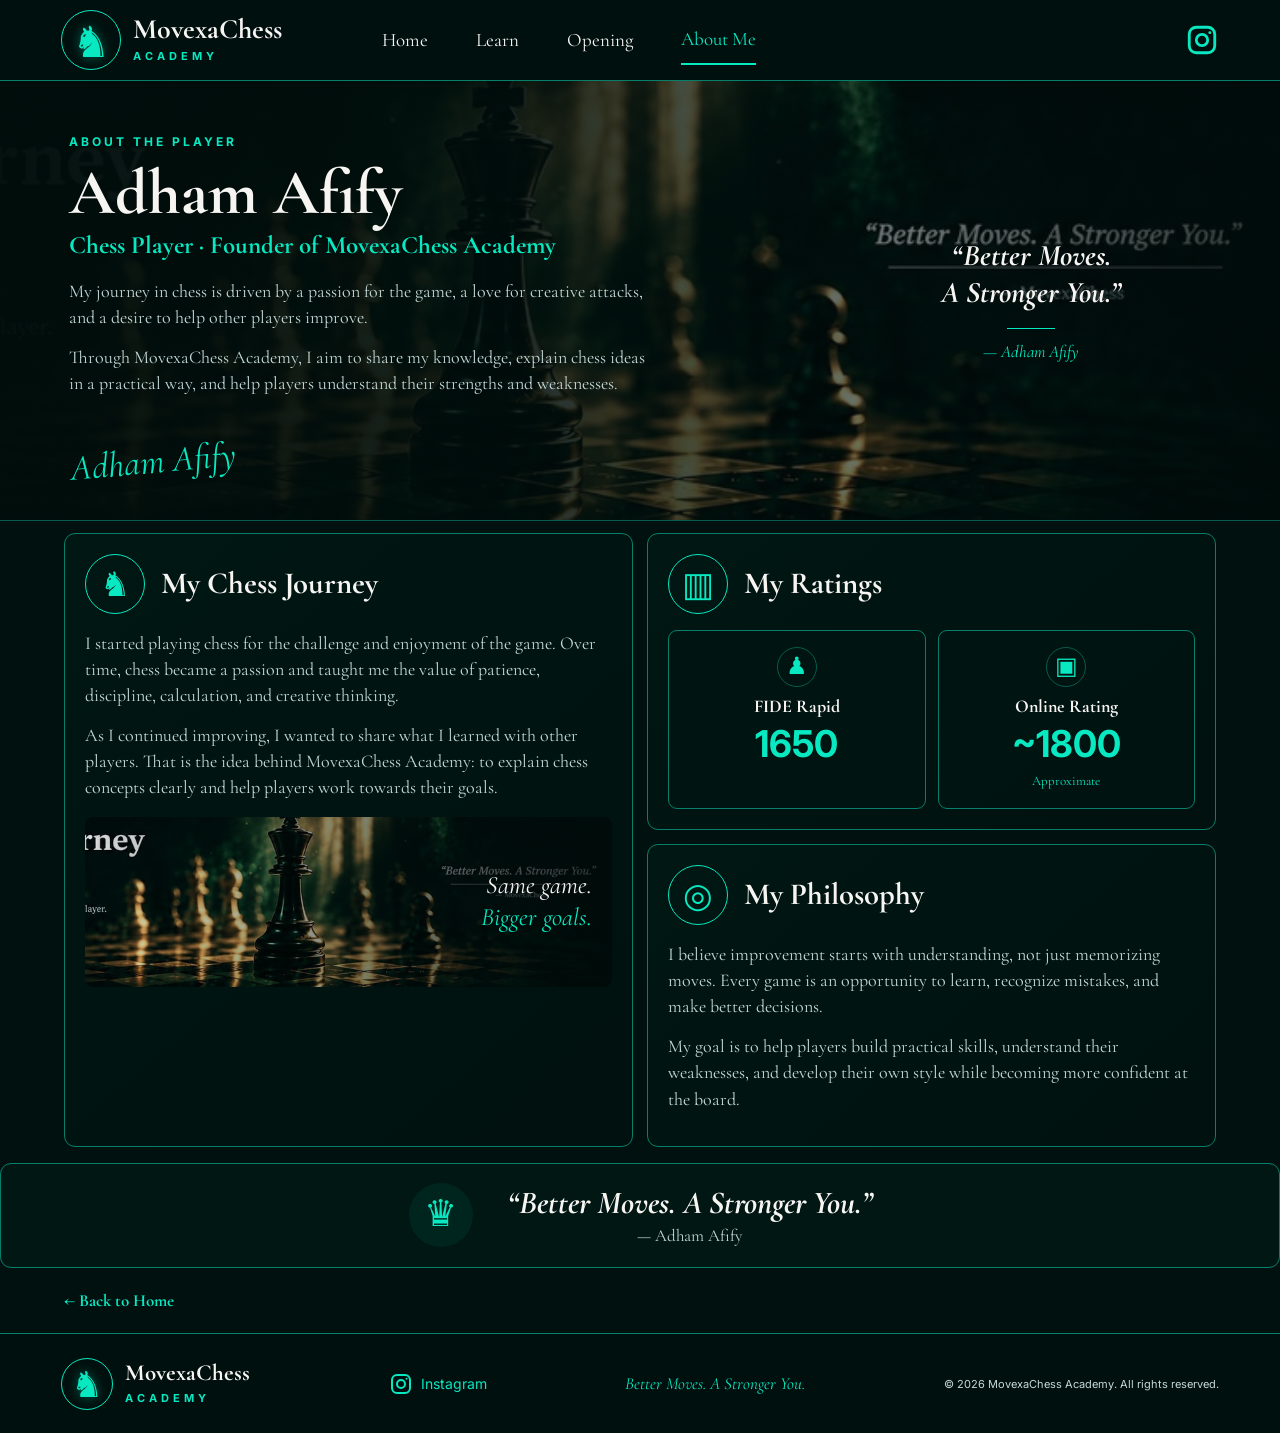
<file: chess project made by adham afify/about/about.html>
<!DOCTYPE html>
<html lang="en">
<head>
    <!-- Basic page settings -->
    <meta charset="UTF-8">
    <meta name="viewport" content="width=device-width, initial-scale=1.0">

    <title>About Me | MovexaChess Academy</title>

    <!-- Website fonts -->
    <link rel="preconnect" href="https://fonts.googleapis.com">
    <link href="https://fonts.googleapis.com/css2?family=Cormorant+Garamond:wght@400;500;600;700&family=Inter:wght@400;600;700&display=swap"
          rel="stylesheet">

    <!-- Connect the About Me stylesheet -->
    <link rel="stylesheet" href="about.css">
</head>

<body>

    <!-- ================= HEADER / NAVBAR ================= -->
    <header class="navbar">

        <!-- Website logo and name -->
        <a href="../front/index.html" class="brand">
            <div class="logo">♞</div>

            <div class="brand-text">
                <h2>MovexaChess</h2>
                <span>ACADEMY</span>
            </div>
        </a>

        <!-- Mobile menu button -->
        <button class="menu-toggle"
                id="menuToggle"
                aria-label="Open navigation menu"
                aria-expanded="false">
            ☰
        </button>

        <!-- Main navigation links -->
        <nav class="nav-menu" id="navMenu">
            <a href="../front/index.html">Home</a>
            <a href="../learn/learn.html">Learn</a>
            <a href="../opening/openings.html">Opening</a>
            <a href="../about/about.html" class="active" aria-current="page">
                About Me
            </a>
        </nav>

        <!-- Instagram link: replace with your real profile URL -->
        <a
            class="instagram"
            href="https://www.instagram.com/afify_chess?rpxt=ZjgxMWs5MHFobWow"
            target="_blank"
            rel="noopener noreferrer"
            aria-label="Visit Instagram"
        
        >
            <svg viewBox="0 0 24 24" aria-hidden="true">
                <rect x="3" y="3" width="18" height="18" rx="5"></rect>
                <circle cx="12" cy="12" r="4"></circle>
                <circle class="instagram-dot" cx="17.5" cy="6.8" r="1"></circle>
            </svg>
        </a>

    </header>


    <!-- ================= MAIN CONTENT ================= -->
    <main>

        <!-- Hero: introduction, background image and quote -->
        <section class="hero">

            <div class="hero-content">

                <p class="eyebrow">ABOUT THE PLAYER</p>

                <h1>Adham Afify</h1>

                <h2 class="hero-subtitle">
                    Chess Player · Founder of MovexaChess Academy
                </h2>

                <p>
                    My journey in chess is driven by a passion for the game,
                    a love for creative attacks, and a desire to help other
                    players improve.
                </p>

                <p>
                    Through MovexaChess Academy, I aim to share my knowledge,
                    explain chess ideas in a practical way, and help players
                    understand their strengths and weaknesses.
                </p>

                <!-- Decorative signature -->
                <p class="signature" aria-label="Adham Afify signature">
                    Adham Afify
                </p>

            </div>

            <!-- Motivational quote -->
            <div class="hero-quote">
                <p>“Better Moves.<br>A Stronger You.”</p>
                <span></span>
                <small>— Adham Afify</small>
            </div>

        </section>


        <!-- Journey, ratings and philosophy -->
        <section class="about-grid">

            <!-- Chess journey card -->
            <article class="panel journey-panel">

                <div class="section-heading">
                    <div class="section-icon">♞</div>
                    <h2>My Chess Journey</h2>
                </div>

                <p>
                    I started playing chess for the challenge and enjoyment
                    of the game. Over time, chess became a passion and taught
                    me the value of patience, discipline, calculation,
                    and creative thinking.
                </p>

                <p>
                    As I continued improving, I wanted to share what I learned
                    with other players. That is the idea behind
                    MovexaChess Academy: to explain chess concepts clearly
                    and help players work towards their goals.
                </p>

                <!-- Decorative chess image using your existing asset -->
                <div class="journey-image">
                    <p>Same game.<br><span>Bigger goals.</span></p>
                </div>

            </article>


            <!-- Right column -->
            <div class="right-column">

                <!-- Chess ratings card -->
                <section class="panel ratings-panel">

                    <div class="section-heading">
                        <div class="section-icon">▥</div>
                        <h2>My Ratings</h2>
                    </div>

                    <div class="ratings-grid">

                        <div class="rating-card">
                            <span class="rating-icon">♟</span>
                            <h3>FIDE Rapid</h3>
                            <p class="rating-number">1650</p>
                        </div>

                        <div class="rating-card">
                            <span class="rating-icon">▣</span>
                            <h3>Online Rating</h3>
                            <p class="rating-number">~1800</p>
                            <small>Approximate</small>
                        </div>

                    </div>

                </section>


                <!-- Personal chess philosophy -->
                <section class="panel philosophy-panel">

                    <div class="section-heading">
                        <div class="section-icon">◎</div>
                        <h2>My Philosophy</h2>
                    </div>

                    <p>
                        I believe improvement starts with understanding,
                        not just memorizing moves. Every game is an opportunity
                        to learn, recognize mistakes, and make better decisions.
                    </p>

                    <p>
                        My goal is to help players build practical skills,
                        understand their weaknesses, and develop their own
                        style while becoming more confident at the board.
                    </p>

                </section>

            </div>

        </section>


        <!-- Featured quote -->
        <section class="featured-quote">
            <div class="crown-icon">♛</div>

            <div class="featured-quote-content">
                <p>“Better Moves. A Stronger You.”</p>
                <span>— Adham Afify</span>
            </div>
        </section>


        <!-- Link back to the homepage -->
        <div class="back-home">
            <a href="index.html">← Back to Home</a>
        </div>

    </main>


    <!-- ================= FOOTER ================= -->
    <footer class="site-footer">

        <a href="index.html" class="brand">
            <div class="logo">♞</div>

            <div class="brand-text">
                <h2>MovexaChess</h2>
                <span>ACADEMY</span>
            </div>
        </a>

        <!-- Instagram only: no YouTube link -->
       <div class="footer-socials">

            <a
                href="https://www.instagram.com/afify_chess?rpxt=ZjgxMWs5MHFobWow"
                target="_blank"
                rel="noopener noreferrer"
                aria-label="Visit Instagram"
            >
                <svg viewBox="0 0 24 24" aria-hidden="true">
                    <rect x="3" y="3" width="18" height="18" rx="5"></rect>
                    <circle cx="12" cy="12" r="4"></circle>
                    <circle class="instagram-dot"
                            cx="17.5" cy="6.8" r="1"></circle>
                </svg>

                <span>Instagram</span>
            </a>

        </div>


        <p class="footer-message">
            Better Moves. A Stronger You.
        </p>

        <p class="copyright">
            © 2026 MovexaChess Academy. All rights reserved.
        </p>

    </footer>


    <!-- Mobile navigation functionality -->
    <script>
        // Select the menu button and navigation links.
        const menuToggle = document.getElementById("menuToggle");
        const navMenu = document.getElementById("navMenu");

        // Open or close the mobile menu when clicked.
        menuToggle.addEventListener("click", function () {
            const isOpen = navMenu.classList.toggle("open");

            // Update accessibility information.
            menuToggle.setAttribute("aria-expanded", isOpen);
            menuToggle.setAttribute(
                "aria-label",
                isOpen ? "Close navigation menu" : "Open navigation menu"
            );
        });
    </script>

</body>
</html>
</file>
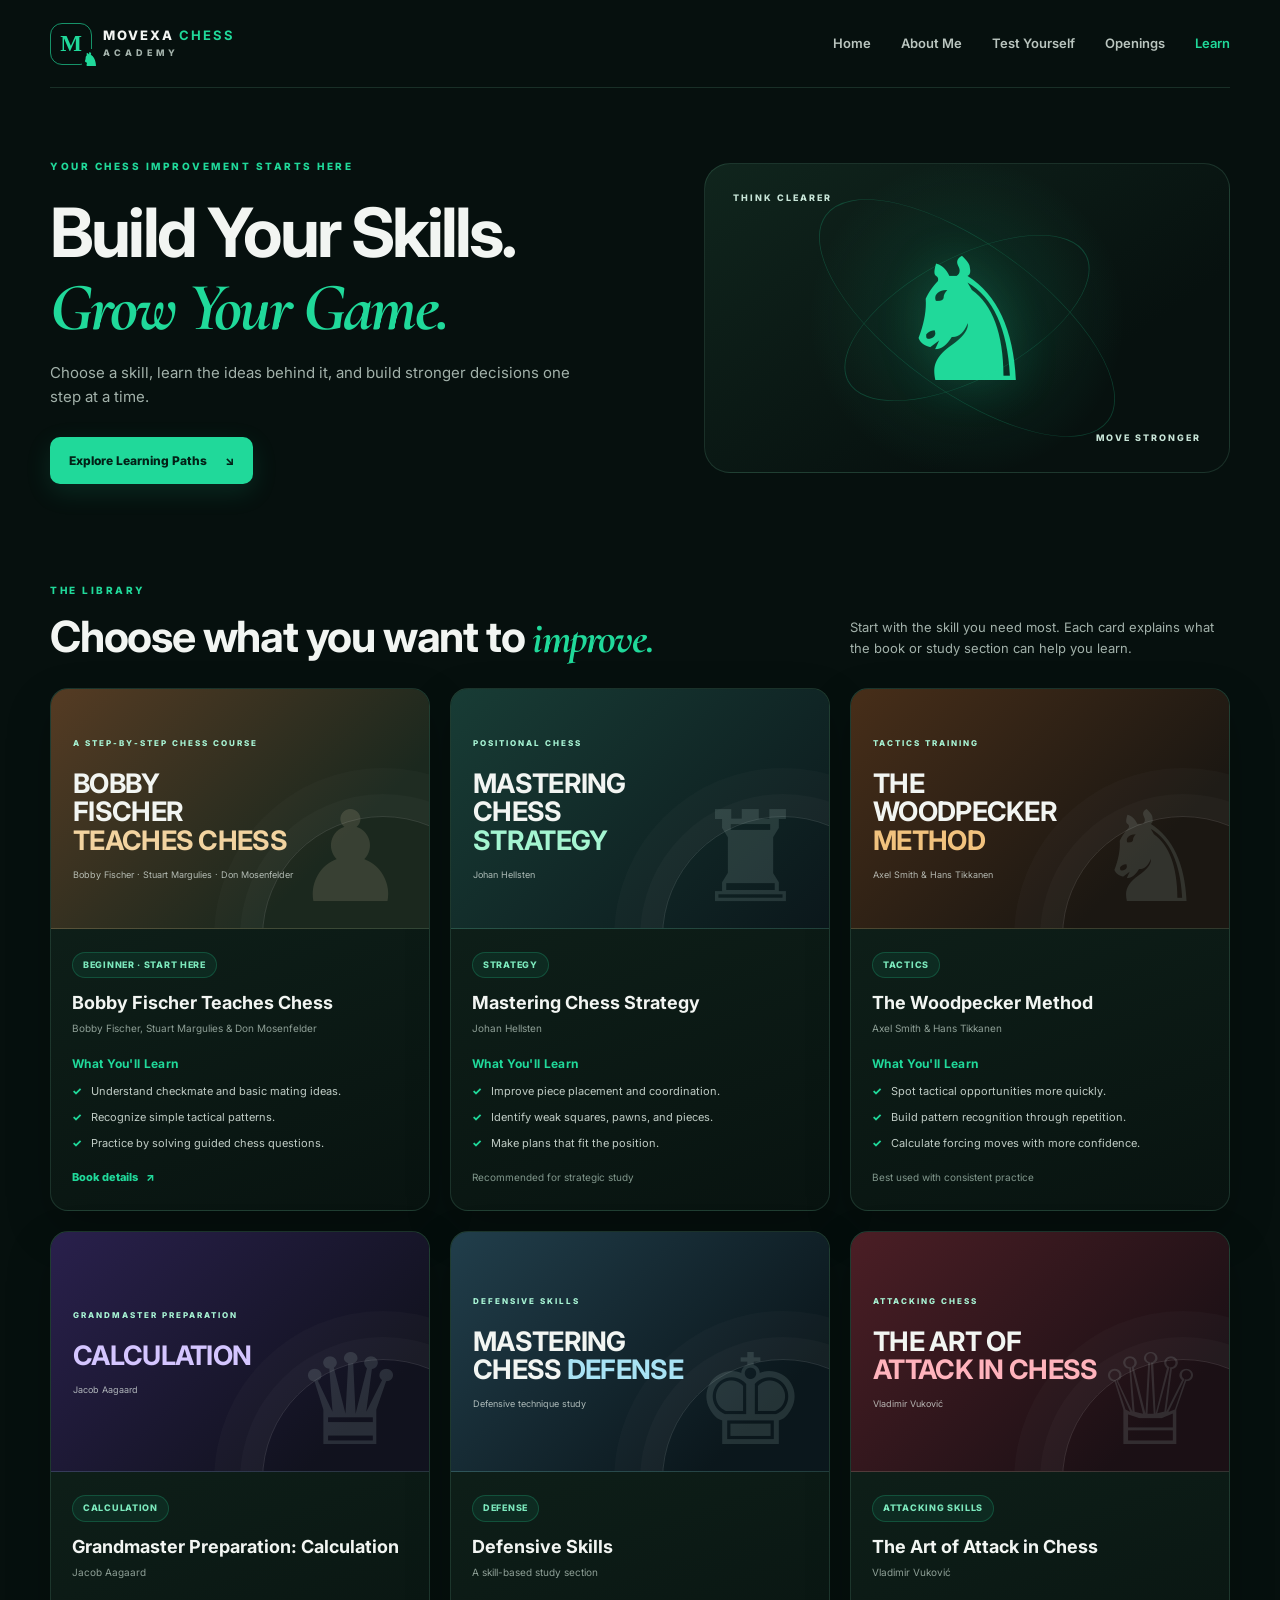
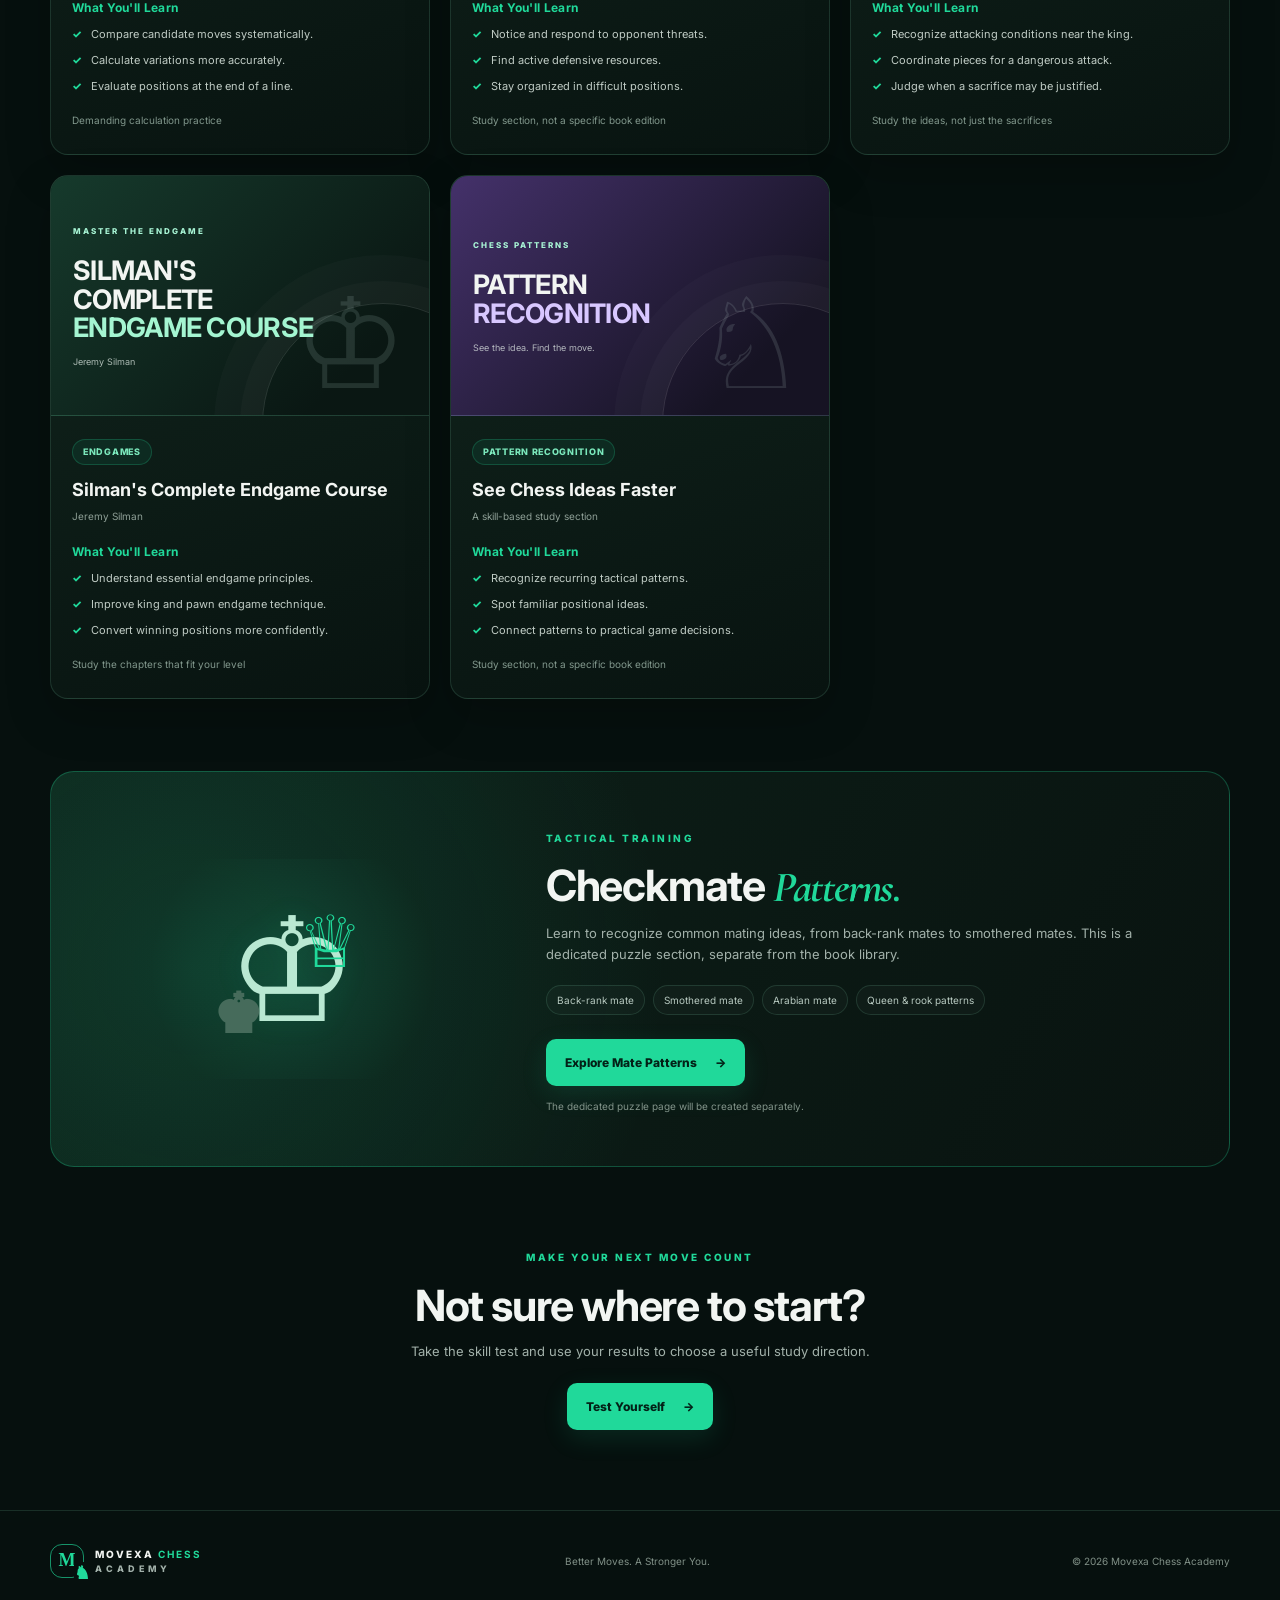
<file: chess project made by adham afify/learn/learn.html>
<!DOCTYPE html>
<html lang="en">
<head>
  <meta charset="UTF-8">
  <meta name="viewport" content="width=device-width, initial-scale=1.0">
  <title>Learn | Movexa Chess Academy</title>

  <link rel="preconnect" href="https://fonts.googleapis.com">
  <link rel="preconnect" href="https://fonts.gstatic.com" crossorigin>
  <link href="https://fonts.googleapis.com/css2?family=Inter:wght@400;500;600;700;800&family=Cormorant+Garamond:wght@600;700&display=swap" rel="stylesheet">

  <link rel="stylesheet" href="learn.css">
  <script src="learn.js" defer></script>
</head>
<body>

  <header class="site-header">
    <a class="brand" href="../front/index.html">
      <span class="brand-mark">M<span>♞</span></span>
      <span class="brand-name">MOVEXA <b>CHESS</b><small>ACADEMY</small></span>
    </a>

    <button class="menu-toggle" id="menuToggle" aria-label="Toggle navigation" aria-expanded="false">☰</button>

    <nav class="nav-links" id="navLinks">
      <a href="../front/index.html">Home</a>
      <a href="../about/about.html">About Me</a>
      <a href="../test/test.html">Test Yourself</a>
      <a href="../opening/openings.html">Openings</a>
      <a class="active" href="learn.html">Learn</a>
    </nav>
  </header>

  <main>
    <!-- HERO -->
    <section class="hero">
      <div class="hero-copy">
        <span class="eyebrow">YOUR CHESS IMPROVEMENT STARTS HERE</span>

        <h1>Build Your Skills.<br><em>Grow Your Game.</em></h1>

        <p>
          Choose a skill, learn the ideas behind it, and build
          stronger decisions one step at a time.
        </p>

        <a class="button button-primary" href="#books">
          Explore Learning Paths <span>↘</span>
        </a>
      </div>

      <div class="hero-art" aria-hidden="true">
        <div class="orbit orbit-one"></div>
        <div class="orbit orbit-two"></div>
        <div class="hero-king">♞</div>
        <span class="art-label label-top">THINK CLEARER</span>
        <span class="art-label label-bottom">MOVE STRONGER</span>
      </div>
    </section>

    <!-- BOOKS INTRO -->
    <section class="section intro-row" id="books">
      <div>
        <span class="eyebrow">THE LIBRARY</span>
        <h2>Choose what you want to <em>improve.</em></h2>
      </div>

      <p>
        Start with the skill you need most. Each card explains
        what the book or study section can help you learn.
      </p>
    </section>

    <!-- BOOK GRID: EACH CARD IS INDEPENDENT -->
    <section class="book-grid" aria-label="Chess learning books">

      <!-- BEGINNERS -->
      <article class="book-card beginner-card">
        <div class="book-cover cover-fischer">
          <span class="cover-kicker">A STEP-BY-STEP CHESS COURSE</span>
          <div class="cover-piece">♟</div>
          <h3>BOBBY<br>FISCHER<br><strong>TEACHES CHESS</strong></h3>
          <span class="cover-author">Bobby Fischer · Stuart Margulies · Don Mosenfelder</span>
        </div>

        <div class="book-info">
          <span class="category-tag">BEGINNER · START HERE</span>
          <h3>Bobby Fischer Teaches Chess</h3>
          <p class="book-byline">Bobby Fischer, Stuart Margulies &amp; Don Mosenfelder</p>

          <h4>What You'll Learn</h4>
          <ul>
            <li>Understand checkmate and basic mating ideas.</li>
            <li>Recognize simple tactical patterns.</li>
            <li>Practice by solving guided chess questions.</li>
          </ul>

          <a class="text-link" href="https://www.penguinrandomhouse.com/books/49784/bobby-fischer-teaches-chess-by-bobby-fischer/" target="_blank" rel="noopener">
            Book details <span>↗</span>
          </a>
        </div>
      </article>

      <!-- STRATEGY -->
      <article class="book-card">
        <div class="book-cover cover-strategy">
          <span class="cover-kicker">POSITIONAL CHESS</span>
          <div class="cover-piece">♜</div>
          <h3>MASTERING<br>CHESS<br><strong>STRATEGY</strong></h3>
          <span class="cover-author">Johan Hellsten</span>
        </div>

        <div class="book-info">
          <span class="category-tag">STRATEGY</span>
          <h3>Mastering Chess Strategy</h3>
          <p class="book-byline">Johan Hellsten</p>

          <h4>What You'll Learn</h4>
          <ul>
            <li>Improve piece placement and coordination.</li>
            <li>Identify weak squares, pawns, and pieces.</li>
            <li>Make plans that fit the position.</li>
          </ul>

          <span class="text-note">Recommended for strategic study</span>
        </div>
      </article>

      <!-- TACTICS -->
      <article class="book-card">
        <div class="book-cover cover-woodpecker">
          <span class="cover-kicker">TACTICS TRAINING</span>
          <div class="cover-piece">♞</div>
          <h3>THE<br>WOODPECKER<br><strong>METHOD</strong></h3>
          <span class="cover-author">Axel Smith &amp; Hans Tikkanen</span>
        </div>

        <div class="book-info">
          <span class="category-tag">TACTICS</span>
          <h3>The Woodpecker Method</h3>
          <p class="book-byline">Axel Smith &amp; Hans Tikkanen</p>

          <h4>What You'll Learn</h4>
          <ul>
            <li>Spot tactical opportunities more quickly.</li>
            <li>Build pattern recognition through repetition.</li>
            <li>Calculate forcing moves with more confidence.</li>
          </ul>

          <span class="text-note">Best used with consistent practice</span>
        </div>
      </article>

      <!-- CALCULATION -->
      <article class="book-card">
        <div class="book-cover cover-calculation">
          <span class="cover-kicker">GRANDMASTER PREPARATION</span>
          <div class="cover-piece">♛</div>
          <h3><strong>CALCULATION</strong></h3>
          <span class="cover-author">Jacob Aagaard</span>
        </div>

        <div class="book-info">
          <span class="category-tag">CALCULATION</span>
          <h3>Grandmaster Preparation: Calculation</h3>
          <p class="book-byline">Jacob Aagaard</p>

          <h4>What You'll Learn</h4>
          <ul>
            <li>Compare candidate moves systematically.</li>
            <li>Calculate variations more accurately.</li>
            <li>Evaluate positions at the end of a line.</li>
          </ul>

          <span class="text-note">Demanding calculation practice</span>
        </div>
      </article>

      <!-- DEFENSE -->
      <article class="book-card">
        <div class="book-cover cover-defense">
          <span class="cover-kicker">DEFENSIVE SKILLS</span>
          <div class="cover-piece">♚</div>
          <h3>MASTERING<br>CHESS <strong>DEFENSE</strong></h3>
          <span class="cover-author">Defensive technique study</span>
        </div>

        <div class="book-info">
          <span class="category-tag">DEFENSE</span>
          <h3>Defensive Skills</h3>
          <p class="book-byline">A skill-based study section</p>

          <h4>What You'll Learn</h4>
          <ul>
            <li>Notice and respond to opponent threats.</li>
            <li>Find active defensive resources.</li>
            <li>Stay organized in difficult positions.</li>
          </ul>

          <span class="text-note">Study section, not a specific book edition</span>
        </div>
      </article>

      <!-- ATTACKING -->
      <article class="book-card">
        <div class="book-cover cover-attack">
          <span class="cover-kicker">ATTACKING CHESS</span>
          <div class="cover-piece">♕</div>
          <h3>THE ART OF<br><strong>ATTACK IN CHESS</strong></h3>
          <span class="cover-author">Vladimir Vuković</span>
        </div>

        <div class="book-info">
          <span class="category-tag">ATTACKING SKILLS</span>
          <h3>The Art of Attack in Chess</h3>
          <p class="book-byline">Vladimir Vuković</p>

          <h4>What You'll Learn</h4>
          <ul>
            <li>Recognize attacking conditions near the king.</li>
            <li>Coordinate pieces for a dangerous attack.</li>
            <li>Judge when a sacrifice may be justified.</li>
          </ul>

          <span class="text-note">Study the ideas, not just the sacrifices</span>
        </div>
      </article>

      <!-- ENDGAMES -->
      <article class="book-card">
        <div class="book-cover cover-endgame">
          <span class="cover-kicker">MASTER THE ENDGAME</span>
          <div class="cover-piece">♔</div>
          <h3>SILMAN'S<br>COMPLETE<br><strong>ENDGAME COURSE</strong></h3>
          <span class="cover-author">Jeremy Silman</span>
        </div>

        <div class="book-info">
          <span class="category-tag">ENDGAMES</span>
          <h3>Silman's Complete Endgame Course</h3>
          <p class="book-byline">Jeremy Silman</p>

          <h4>What You'll Learn</h4>
          <ul>
            <li>Understand essential endgame principles.</li>
            <li>Improve king and pawn endgame technique.</li>
            <li>Convert winning positions more confidently.</li>
          </ul>

          <span class="text-note">Study the chapters that fit your level</span>
        </div>
      </article>

      <!-- PATTERN RECOGNITION -->
      <article class="book-card">
        <div class="book-cover cover-patterns">
          <span class="cover-kicker">CHESS PATTERNS</span>
          <div class="cover-piece">♘</div>
          <h3>PATTERN<br><strong>RECOGNITION</strong></h3>
          <span class="cover-author">See the idea. Find the move.</span>
        </div>

        <div class="book-info">
          <span class="category-tag">PATTERN RECOGNITION</span>
          <h3>See Chess Ideas Faster</h3>
          <p class="book-byline">A skill-based study section</p>

          <h4>What You'll Learn</h4>
          <ul>
            <li>Recognize recurring tactical patterns.</li>
            <li>Spot familiar positional ideas.</li>
            <li>Connect patterns to practical game decisions.</li>
          </ul>

          <span class="text-note">Study section, not a specific book edition</span>
        </div>
      </article>

    </section>

    <!-- SEPARATE CHECKMATE SECTION: NOT INSIDE BOOK GRID -->
    <section class="mate-section" id="mate-patterns">
      <div class="mate-art" aria-hidden="true">
        <span>♔</span>
        <i>♕</i>
        <b>♚</b>
      </div>

      <div class="mate-copy">
        <span class="eyebrow">TACTICAL TRAINING</span>
        <h2>Checkmate <em>Patterns.</em></h2>

        <p>
          Learn to recognize common mating ideas, from back-rank
          mates to smothered mates. This is a dedicated puzzle
          section, separate from the book library.
        </p>

        <div class="mate-tags">
          <span>Back-rank mate</span>
          <span>Smothered mate</span>
          <span>Arabian mate</span>
          <span>Queen &amp; rook patterns</span>
        </div>

        <a class="button button-primary" href="checkmate-patterns.html">
          Explore Mate Patterns <span>→</span>
        </a>

        <p class="small-note">
          The dedicated puzzle page will be created separately.
        </p>
      </div>
    </section>

    <!-- TEST CTA -->
    <section class="closing-cta">
      <span class="eyebrow">MAKE YOUR NEXT MOVE COUNT</span>
      <h2>Not sure where to start?</h2>
      <p>Take the skill test and use your results to choose a useful study direction.</p>
      <a class="button button-primary" href="../test/test.html">
        Test Yourself <span>→</span>
      </a>
    </section>
  </main>

  <footer class="site-footer">
    <a class="brand footer-brand" href="../front/index.html">
      <span class="brand-mark">M<span>♞</span></span>
      <span class="brand-name">MOVEXA <b>CHESS</b><small>ACADEMY</small></span>
    </a>

    <p>Better Moves. A Stronger You.</p>
    <span class="copyright">© <span id="year"></span> Movexa Chess Academy</span>
  </footer>

</body>
</html>
</file>
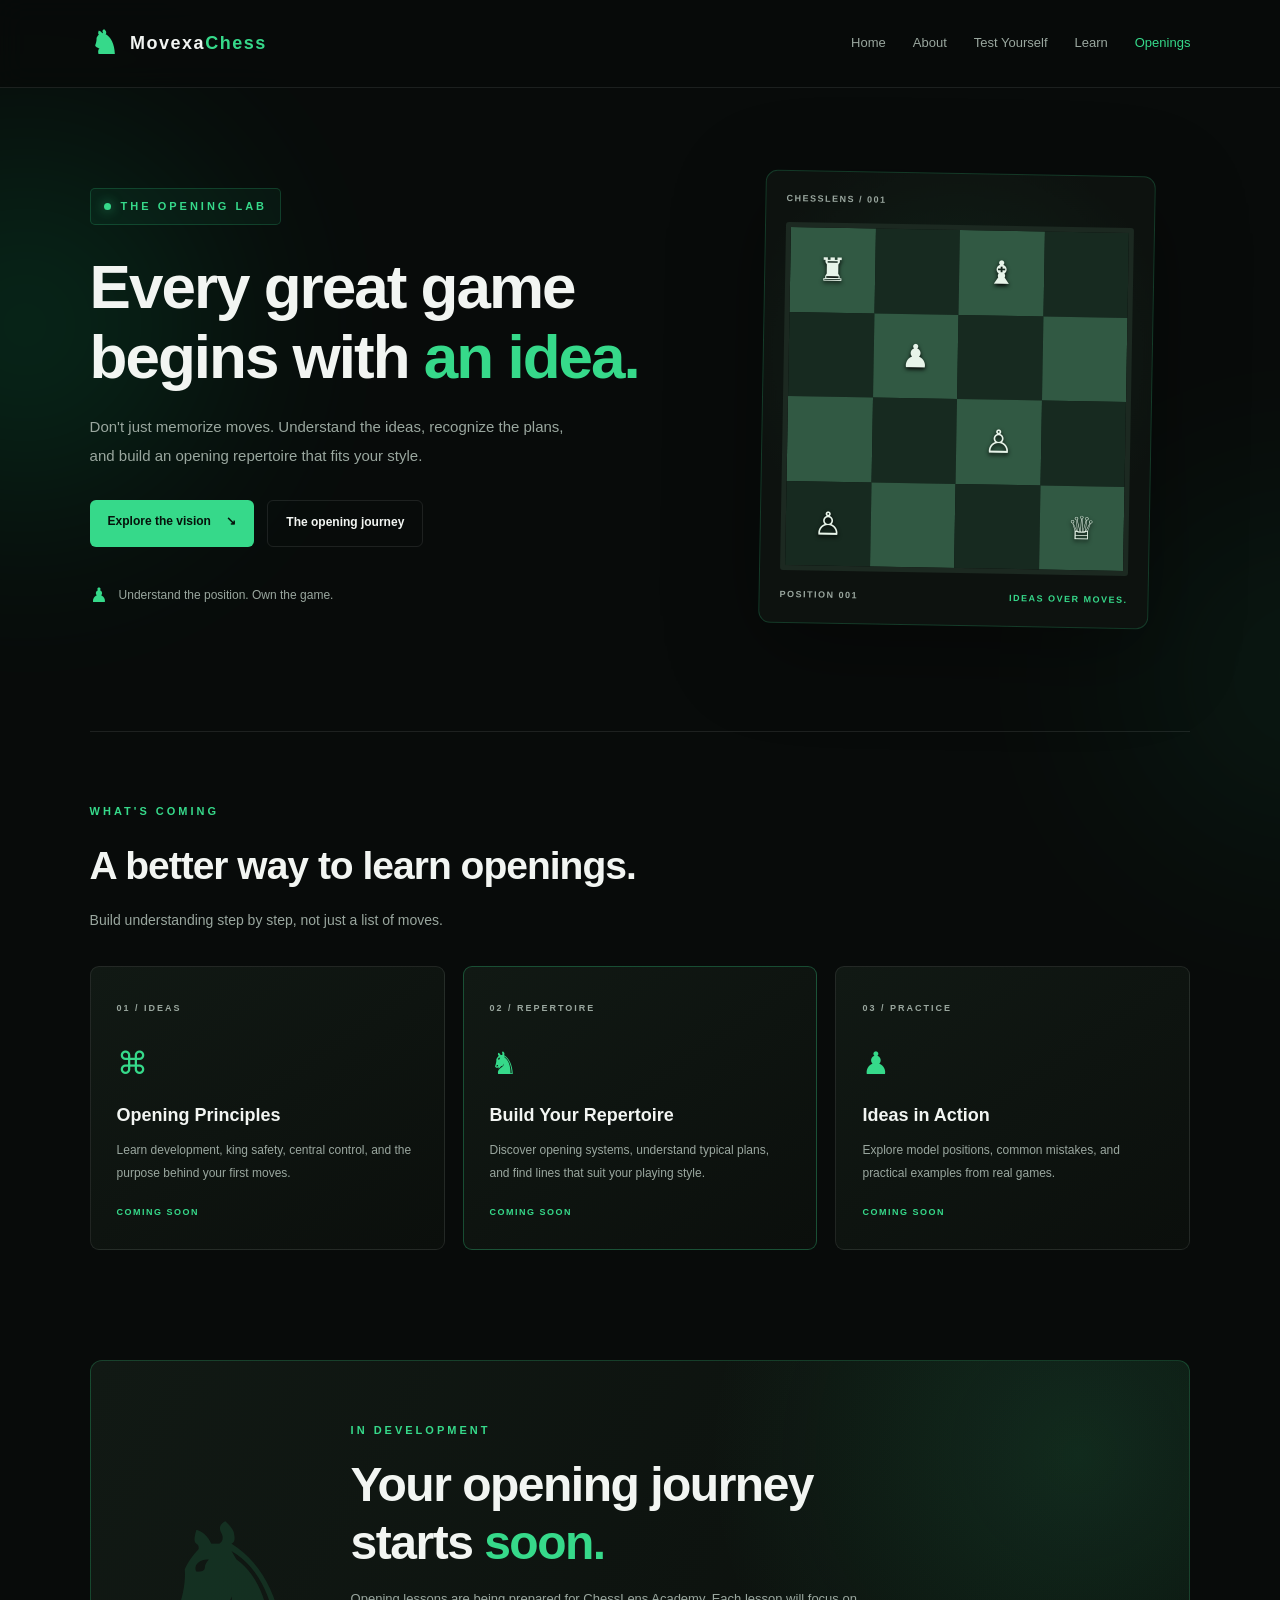
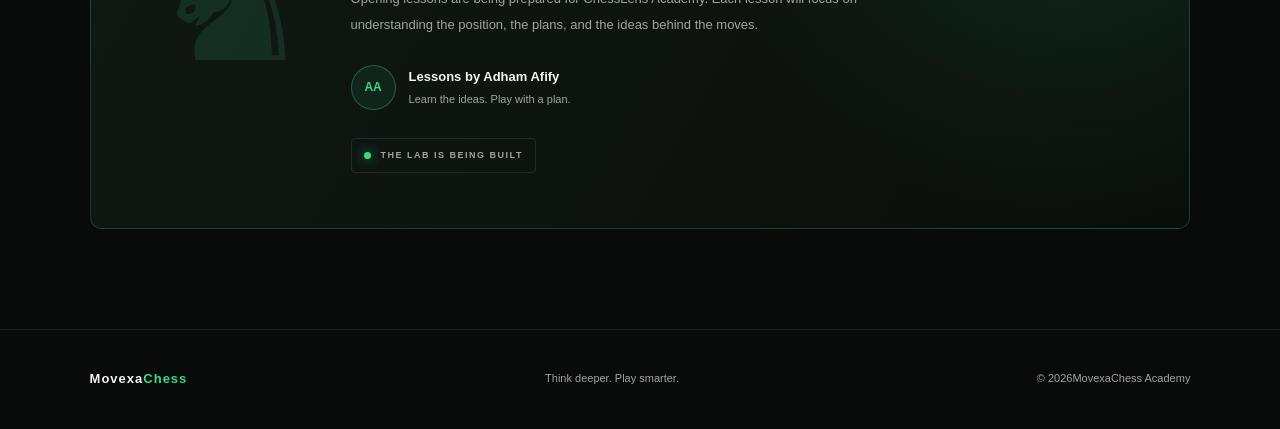
<file: chess project made by adham afify/opening/openings.html>
<!DOCTYPE html>
<html lang="en">
<head>
    <meta charset="UTF-8">

    <!-- Makes the page responsive on mobile and PC -->
    <meta name="viewport" content="width=device-width, initial-scale=1.0">

    <title>Opening Lab | ChessLens Academy</title>

    <!-- Connect the CSS design file -->
    <link rel="stylesheet" href="openings.css">

    <!-- Connect the JavaScript file after HTML loads -->
    <script src="openings.js" defer></script>
</head>

<body>

    <!-- Background decorative effects -->
    <div class="ambient ambient-one"></div>
    <div class="ambient ambient-two"></div>

    <!-- Navigation bar -->
    <header class="navbar">
        <a href="../front/index.html" class="brand">
            <span class="brand-icon">♞</span>
            <span>Movexa<span class="green-text">Chess</span></span>
        </a>

        <!-- Mobile navigation button -->
        <button class="menu-toggle" id="menuToggle"
                aria-label="Toggle navigation" aria-expanded="false">
            ☰
        </button>

        <nav class="nav-links" id="navLinks">
            <a href="../front/index.html">Home</a>
            <a href="../about/about.html">About</a>
            <a href="../test/test.html">Test Yourself</a>
            <a href="../learn/learn.html">Learn</a>
            <a href="../opening/openings.html" class="active">Openings</a>
        </nav>
    </header>

    <main>

        <!-- Hero section: the main introduction -->
        <section class="hero">

            <div class="hero-content">

                <div class="eyebrow">
                    <span class="status-dot"></span>
                    THE OPENING LAB
                </div>

                <h1>
                    Every great game<br>
                    begins with <span>an idea.</span>
                </h1>

                <p class="hero-description">
                    Don't just memorize moves.
                    Understand the ideas, recognize the plans,
                    and build an opening repertoire that fits your style.
                </p>

                <div class="hero-buttons">
                    <a href="#coming-soon" class="primary-button">
                        Explore the vision <span>↘</span>
                    </a>

                    <a href="#opening-path" class="secondary-button">
                        The opening journey
                    </a>
                </div>

                <div class="hero-note">
                    <span>♟</span>
                    <span>Understand the position. Own the game.</span>
                </div>

            </div>

            <!-- Decorative chessboard made with text symbols -->
            <div class="chess-art" aria-label="Decorative chessboard">

                <div class="board-label">CHESSLENS / 001</div>

                <div class="mini-board">
                    <span>♜</span><span></span><span>♝</span><span></span>
                    <span></span><span>♟</span><span></span><span>♚</span>

                    <span></span><span>♟</span><span></span><span></span>
                    <span>♞</span><span></span><span>♟</span><span></span>

                    <span></span><span></span><span>♙</span><span></span>
                    <span></span><span>♘</span><span></span><span></span>

                    <span>♙</span><span></span><span></span><span>♕</span>
                    <span></span><span></span><span>♙</span><span>♔</span>
                </div>

                <div class="board-caption">
                    <span>POSITION 001</span>
                    <span class="green-text">IDEAS OVER MOVES.</span>
                </div>

            </div>

        </section>

        <!-- Opening learning categories -->
        <section class="path-section" id="opening-path">

            <div class="section-heading">
                <span class="section-label">WHAT'S COMING</span>
                <h2>A better way to learn openings.</h2>
                <p>
                    Build understanding step by step, not just a list of moves.
                </p>
            </div>

            <div class="feature-grid">

                <!-- Feature card 1 -->
                <article class="feature-card">
                    <span class="card-number">01 / IDEAS</span>
                    <div class="feature-icon">⌘</div>
                    <h3>Opening Principles</h3>
                    <p>
                        Learn development, king safety, central control,
                        and the purpose behind your first moves.
                    </p>
                    <span class="card-status">COMING SOON</span>
                </article>

                <!-- Feature card 2 -->
                <article class="feature-card featured-card">
                    <span class="card-number">02 / REPERTOIRE</span>
                    <div class="feature-icon">♞</div>
                    <h3>Build Your Repertoire</h3>
                    <p>
                        Discover opening systems, understand typical plans,
                        and find lines that suit your playing style.
                    </p>
                    <span class="card-status">COMING SOON</span>
                </article>

                <!-- Feature card 3 -->
                <article class="feature-card">
                    <span class="card-number">03 / PRACTICE</span>
                    <div class="feature-icon">♟</div>
                    <h3>Ideas in Action</h3>
                    <p>
                        Explore model positions, common mistakes,
                        and practical examples from real games.
                    </p>
                    <span class="card-status">COMING SOON</span>
                </article>

            </div>
        </section>

        <!-- Main coming soon section -->
        <section class="coming-section" id="coming-soon">

            <div class="coming-decoration">♞</div>

            <div class="coming-content">
                <span class="section-label">IN DEVELOPMENT</span>

                <h2>Your opening journey<br>starts <span>soon.</span></h2>

                <p>
                    Opening lessons are being prepared for ChessLens Academy.
                    Each lesson will focus on understanding the position,
                    the plans, and the ideas behind the moves.
                </p>

                <div class="instructor">
                    <div class="instructor-mark">AA</div>
                    <div>
                        <strong>Lessons by Adham Afify</strong>
                        <span>Learn the ideas. Play with a plan.</span>
                    </div>
                </div>

                <span class="development-badge">
                    <span class="status-dot"></span>
                    THE LAB IS BEING BUILT
                </span>
            </div>

        </section>

    </main>

    <!-- Footer -->
    <footer class="footer">
        <a href="../front/index.html" class="footer-brand">
            Movexa<span class="green-text">Chess</span>
        </a>

        <p>Think deeper. Play smarter.</p>

        <span>© <span id="currentYear"></span>MovexaChess Academy</span>
    </footer>

</body>
</html>
</file>
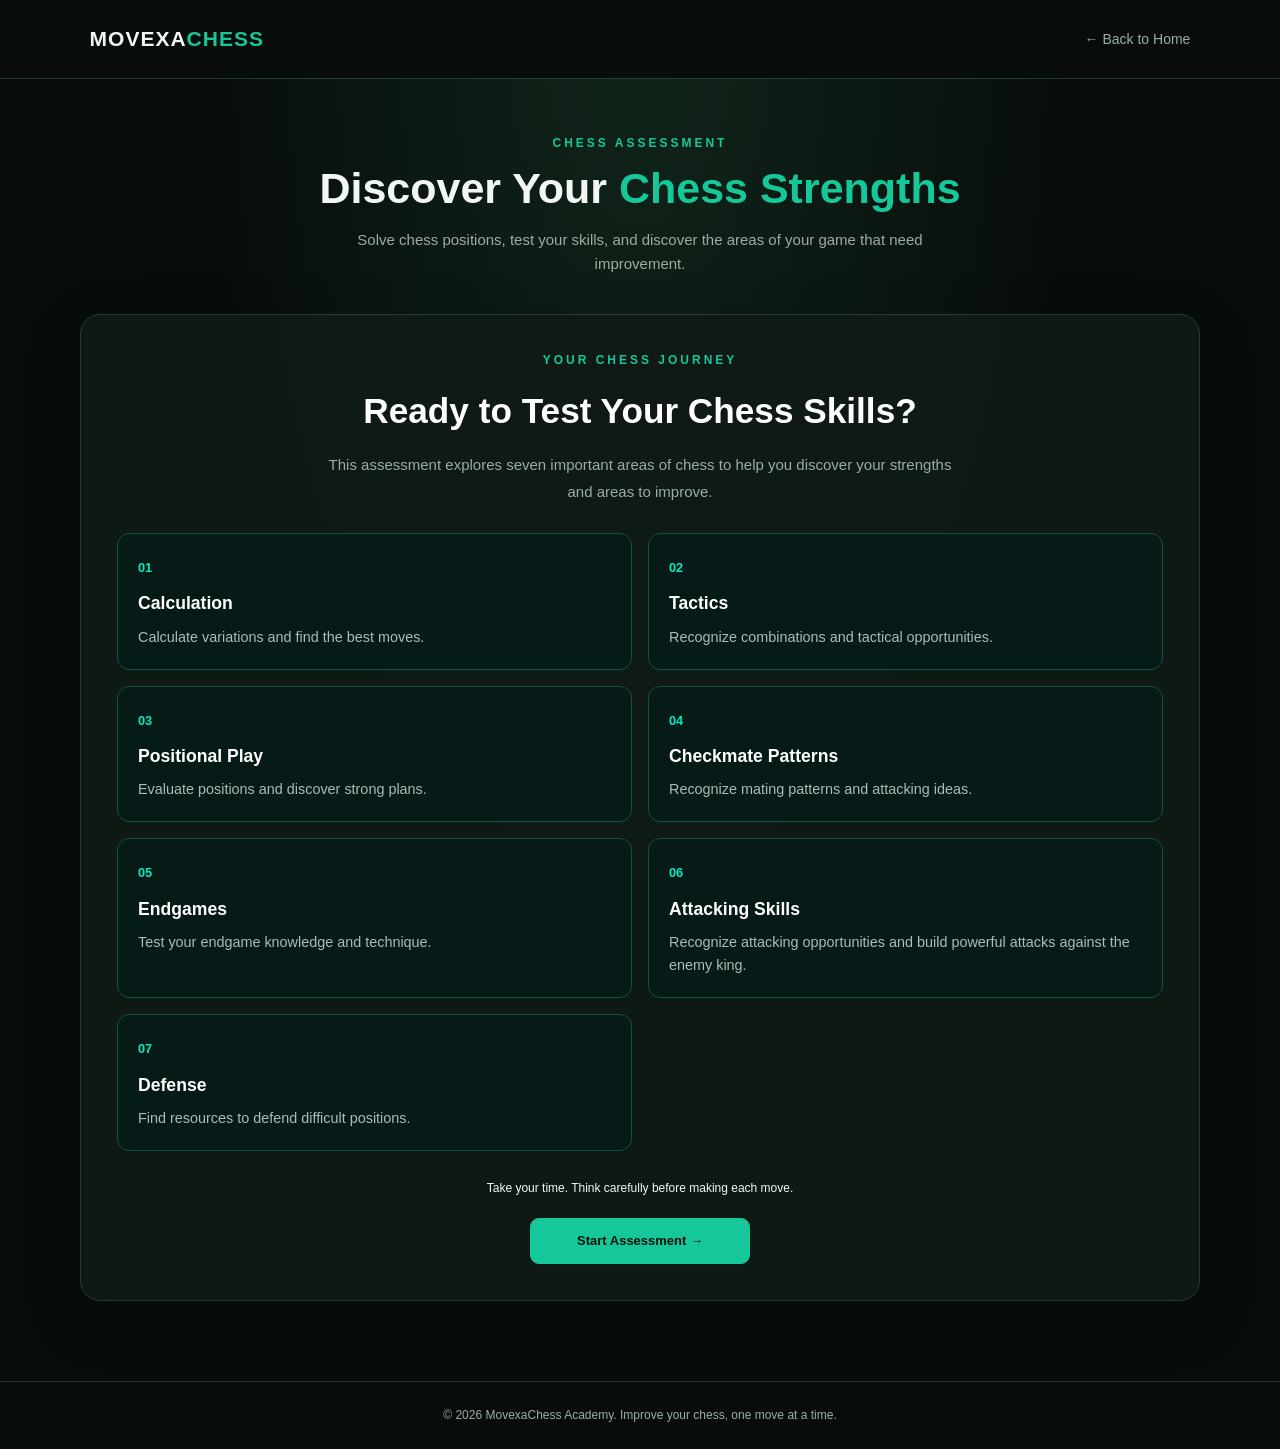
<file: chess project made by adham afify/test/test.html>
<!DOCTYPE html>
<html lang="en">
<head>
    <meta charset="UTF-8">

    <!-- يجعل الصفحة مناسبة للموبايل والكمبيوتر -->
    <meta name="viewport" content="width=device-width, initial-scale=1.0">

    <title>Chess Assessment | MovexaChess Academy</title>

    <!-- ملف التصميم الخاص بنا -->
    <link rel="stylesheet" href="../test/test.css">

    <!-- تصميم لوحة الشطرنج الجاهز -->
  <link rel="stylesheet" href="../libs/chessboard-1.0.0.min.css">
</head>

<body>

    <!-- شريط التنقل العلوي -->
    <header class="navbar">
        <a class="logo" href="../front/index.html">
            MOVEXA<span>CHESS</span>
        </a>

        <a class="back-link" href="../front/index.html">
            ← Back to Home
        </a>
    </header>

    <main class="page-container">

        <!-- مقدمة الاختبار -->
        <section class="intro">
            <p class="eyebrow">CHESS ASSESSMENT</p>

            <h1>Discover Your <span>Chess Strengths</span></h1>

            <p class="intro-text">
                Solve chess positions, test your skills, and discover
                the areas of your game that need improvement.
            </p>
        </section>
        
        <!-- شاشة بداية الاختبار -->
<section id="start-screen" class="quiz-card">
    <p class="eyebrow">YOUR CHESS JOURNEY</p>

    <h2>Ready to Test Your Chess Skills?</h2>

    <p class="intro-text">
        This assessment explores seven important areas of chess
        to help you discover your strengths and areas to improve.
    </p>

    <div class="skills-grid">
        <div class="skill-item">
            <span>01</span>
            <h3>Calculation</h3>
            <p>Calculate variations and find the best moves.</p>
        </div>

        <div class="skill-item">
            <span>02</span>
            <h3>Tactics</h3>
            <p>Recognize combinations and tactical opportunities.</p>
        </div>

        <div class="skill-item">
            <span>03</span>
            <h3>Positional Play</h3>
            <p>Evaluate positions and discover strong plans.</p>
        </div>

        <div class="skill-item">
            <span>04</span>
            <h3>Checkmate Patterns</h3>
            <p>Recognize mating patterns and attacking ideas.</p>
        </div>

        <div class="skill-item">
            <span>05</span>
            <h3>Endgames</h3>
            <p>Test your endgame knowledge and technique.</p>
        </div>

        <div class="skill-item">
        <span>06</span>
        <h3>Attacking Skills</h3>
         <p>Recognize attacking opportunities and build powerful attacks against the enemy king.</p>
       </div>

        <div class="skill-item">
            <span>07</span>
            <h3>Defense</h3>
            <p>Find resources to defend difficult positions.</p>
        </div>
    </div>

    <p class="hint-text">
        Take your time. Think carefully before making each move.
    </p>

    <button id="start-button" class="primary-button" type="button">
        Start Assessment →
    </button>
    </section>

        <!-- شاشة الاختبار -->
        <section id="quiz-screen" class="quiz-card">

            <!-- معلومات السؤال والتقدم -->
            <div class="quiz-top">
                <div>
                    <p class="small-label">CURRENT CATEGORY</p>
                    <h2 id="category-name">Calculation</h2>
                </div>

                <div class="progress-info">
                    <span id="question-counter">Puzzle 0 / 0</span>
                    <span id="progress-percent">0%</span>
                </div>
            </div>

            <!-- شريط التقدم -->
            <div class="progress-track">
                <div id="progress-bar" class="progress-bar"></div>
            </div>

            <!-- منطقة اللغز ولوحة الشطرنج -->
            <div class="puzzle-layout">

                <div class="board-area">
                    <div id="chessboard"></div>
                </div>

                <div class="puzzle-info">
                    <p class="eyebrow">YOUR CHALLENGE</p>

                    <h3 id="puzzle-title">Find the best move</h3>

                    <p id="puzzle-description">
                        Analyze the position and play your move on the board.
                    </p>

                    <!-- تظهر هنا رسائل صحة النقلات -->
                    <div id="feedback" class="feedback" aria-live="polite">
                        Choose your move on the board.
                    </div>

                    <div class="puzzle-buttons">
                        <button id="reset-button" class="secondary-button"
                                type="button">
                            Reset Position
                        </button>

                        <button id="next-button" class="primary-button"
                                type="button" disabled>
                            Next Puzzle →
                        </button>
                    </div>

                    <p class="hint-text">
                        Take your time. Accuracy matters more than speed.
                    </p>
                    <p class="cheat-warning">Don't cheat.</p>
                </div>

            </div>
        </section>

        <!-- شاشة النتائج: لا تظهر إلا بعد انتهاء الاختبار -->
        <section id="results-screen" class="results-card" hidden>
            <p class="eyebrow">ASSESSMENT COMPLETE</p>

            <h2>Your Chess <span>Report</span></h2>

            <p id="results-summary" class="intro-text"></p>

            <div class="overall-score">
                <span id="overall-percentage">0%</span>
                <p>Overall Accuracy</p>
                <p id="score-details"></p>
            </div>

            <h3>Performance by Category</h3>
            <div id="category-results" class="category-results"></div>

            <div class="report-columns">
                <div class="report-panel">
                    <h3 class="strength-heading">Your Strengths</h3>
                    <ul id="strengths-list"></ul>
                </div>

                <div class="report-panel">
                    <h3 class="weakness-heading">Areas to Improve</h3>
                    <ul id="weaknesses-list"></ul>
                </div>
            </div>

            <p class="disclaimer">
                This report is an initial assessment based on the puzzles
                included in this test. It is not a definitive rating of
                your chess ability.
            </p>

            <button id="restart-button" class="primary-button" type="button">
                Take the Test Again
            </button>
        </section>

        <!-- رسالة تظهر لو لم تتم إضافة أي ألغاز -->
        <section id="empty-screen" class="empty-card" hidden>
            <h2>The Assessment Is Not Ready Yet</h2>

            <p>
                No puzzles have been added yet. Add your positions and
                solutions in the puzzles section of test.js.
            </p>
        </section>

    </main>

    <footer class="footer">
        <p>© 2026 MovexaChess Academy. Improve your chess, one move at a time.</p>
    </footer>
  <!--مكتبات الشطرنج-->
  <link rel="stylesheet" href="../libs/chessboard-1.0.0.min.css">

<script src="../libs/jquery.min.js"></script>
<script src="../libs/chess.min.js"></script>
<script src="../libs/chessboard-1.0.0.min.js"></script>
<script>
  console.log("jQuery:", typeof jQuery);
  console.log("Chess:", typeof Chess);
  console.log("Chessboard:", typeof Chessboard);
</script>
<script src="../test/test.js"></script>

</body>
</html>
</file>
<file: chess project made by adham afify/about/about.css>
/* =========================================
   1. GLOBAL SETTINGS AND COLOR VARIABLES
   ========================================= */

:root {
    --bg: #00110f;
    --panel: #001713;
    --green: #08e8c1;
    --border: #087f6b;
    --white: #f7f5f2;
    --muted: #c4d9d7;
}

* {
    box-sizing: border-box;
    margin: 0;
    padding: 0;
}

html {
    scroll-behavior: smooth;
}

body {
    background: var(--bg);
    color: var(--white);
    font-family: "Cormorant Garamond", Georgia, serif;
    line-height: 1.5;
}

a {
    color: inherit;
    text-decoration: none;
}

p {
    color: var(--muted);
}

img {
    display: block;
    max-width: 100%;
}


/* =========================================
   2. HEADER AND NAVIGATION
   ========================================= */

.navbar {
    min-height: 74px;
    padding: 10px 4.8%;
    display: flex;
    align-items: center;
    gap: 30px;
    background: #00100e;
    border-bottom: 1px solid var(--border);
    position: relative;
    z-index: 10;
}

.brand {
    display: flex;
    align-items: center;
    gap: 12px;
    flex-shrink: 0;
}

.logo {
    width: 60px;
    height: 60px;
    border: 1px solid var(--green);
    border-radius: 50%;
    display: grid;
    place-items: center;
    color: var(--green);
    font-size: 43px;
    text-shadow: 0 0 12px #08e8c166;
}

.brand-text h2 {
    font-size: 28px;
    line-height: 1;
}

.brand-text span {
    display: block;
    margin-top: 5px;
    color: var(--green);
    font-family: "Inter", sans-serif;
    font-size: 11px;
    font-weight: 700;
    letter-spacing: 4px;
}

.nav-menu {
    display: flex;
    align-items: center;
    gap: clamp(20px, 4vw, 48px);
    margin-left: 70px;
}

.nav-menu a {
    padding: 10px 0;
    font-size: 19px;
    transition: color 0.2s;
}

.nav-menu a:hover,
.nav-menu a.active {
    color: var(--green);
}

.nav-menu a.active {
    border-bottom: 2px solid var(--green);
}

.instagram {
    width: 34px;
    height: 34px;
    margin-left: auto;
    flex-shrink: 0;
    color: var(--green);
    transition: color 0.2s, transform 0.2s;
}

.instagram svg {
    width: 100%;
    height: 100%;
    fill: none;
    stroke: currentColor;
    stroke-width: 2;
}

.instagram .instagram-dot {
    fill: currentColor;
    stroke: none;
}

.instagram:hover {
    color: var(--white);
    transform: scale(1.06);
}

.menu-toggle {
    display: none;
    background: transparent;
    border: 1px solid var(--border);
    border-radius: 6px;
    color: var(--green);
    padding: 7px 10px;
    font-size: 23px;
    cursor: pointer;
}


/* =========================================
   3. HERO SECTION
   The background uses your existing chess image.
   ========================================= */

.hero {
    min-height: 440px;
    padding: 42px 5.4%;
    display: grid;
    grid-template-columns: minmax(0, 1.35fr) minmax(220px, 0.65fr);
    align-items: center;
    gap: 35px;

    background:
        linear-gradient(
            90deg,
            rgba(0, 13, 11, 0.98) 0%,
            rgba(0, 13, 11, 0.90) 38%,
            rgba(0, 13, 11, 0.55) 70%,
            rgba(0, 13, 11, 0.82) 100%
        ),
        url("../assets/chess-background.jpg") center 52% / cover no-repeat;

    border-bottom: 1px solid #075c4e;
}

.hero-content {
    max-width: 640px;
}

.eyebrow {
    margin-bottom: 8px;
    color: var(--green);
    font-family: "Inter", sans-serif;
    font-size: 12px;
    font-weight: 700;
    letter-spacing: 3px;
}

.hero h1 {
    margin-bottom: 4px;
    font-size: clamp(44px, 5vw, 64px);
    line-height: 1.05;
}

.hero-subtitle {
    margin-bottom: 18px;
    color: var(--green);
    font-size: clamp(19px, 2vw, 25px);
    line-height: 1.2;
}

.hero-content > p:not(.eyebrow):not(.signature) {
    max-width: 590px;
    margin-bottom: 14px;
    font-size: 18px;
    line-height: 1.45;
}

.signature {
    margin-top: 18px;
    color: var(--green);
    font-family: "Cormorant Garamond", Georgia, serif;
    font-size: 36px;
    font-style: italic;
    transform: rotate(-5deg);
}

.hero-quote {
    justify-self: center;
    max-width: 300px;
    text-align: center;
}

.hero-quote p {
    color: var(--white);
    font-size: clamp(22px, 2.5vw, 30px);
    font-style: italic;
    font-weight: 700;
    line-height: 1.25;
}

.hero-quote span {
    display: block;
    width: 48px;
    height: 1px;
    margin: 16px auto 10px;
    background: var(--green);
}

.hero-quote small {
    color: var(--green);
    font-size: 17px;
    font-style: italic;
}


/* =========================================
   4. MAIN CONTENT GRID
   Left: Chess journey.
   Right: Ratings and philosophy.
   ========================================= */

.about-grid {
    max-width: 1500px;
    margin: 0 auto;
    padding: 12px 5% 0;

    display: grid;
    grid-template-columns: 1fr 1fr;
    align-items: stretch;
    gap: 14px;
}

.panel {
    min-width: 0;
    padding: 20px;
    background: linear-gradient(140deg, #001713, #00110f);
    border: 1px solid var(--border);
    border-radius: 11px;
}

.section-heading {
    display: flex;
    align-items: center;
    gap: 16px;
    margin-bottom: 16px;
}

.section-icon {
    width: 60px;
    height: 60px;
    flex-shrink: 0;
    display: grid;
    place-items: center;
    border: 1px solid var(--green);
    border-radius: 50%;
    color: var(--green);
    font-family: Arial, sans-serif;
    font-size: 34px;
}

.section-heading h2 {
    font-size: clamp(23px, 2.4vw, 32px);
    line-height: 1.1;
}

.panel > p {
    margin-bottom: 14px;
    font-size: 18px;
    line-height: 1.45;
}


/* =========================================
   5. CHESS JOURNEY IMAGE
   Uses the same image from the assets folder.
   ========================================= */

.journey-image {
    min-height: 170px;
    margin-top: 16px;
    padding: 20px;

    display: flex;
    align-items: center;
    justify-content: flex-end;

    background:
        linear-gradient(
            90deg,
            rgba(0, 12, 10, 0.12),
            rgba(0, 12, 10, 0.85)
        ),
        url("../assets/chess-background.jpg") center 62% / cover no-repeat;

    border-radius: 8px;
    overflow: hidden;
}

.journey-image p {
    color: var(--white);
    font-size: 25px;
    font-style: italic;
    line-height: 1.25;
    text-align: right;
}

.journey-image span {
    color: var(--green);
}


/* =========================================
   6. RIGHT COLUMN
   ========================================= */

.right-column {
    display: flex;
    flex-direction: column;
    gap: 14px;
}

.ratings-grid {
    display: grid;
    grid-template-columns: repeat(2, minmax(0, 1fr));
    gap: 12px;
}

.rating-card {
    position: relative;
    min-width: 0;
    min-height: 135px;
    padding: 16px 10px;
    text-align: center;
    border: 1px solid var(--border);
    border-radius: 9px;
    background: rgba(0, 20, 17, 0.65);
}

.rating-icon {
    display: inline-grid;
    place-items: center;
    width: 40px;
    height: 40px;
    margin-bottom: 6px;
    border: 1px solid #075c4e;
    border-radius: 50%;
    color: var(--green);
    font-size: 24px;
}

.rating-card h3 {
    font-size: 18px;
}

.rating-number {
    color: var(--green);
    font-family: "Inter", sans-serif;
    font-size: clamp(25px, 3vw, 37px);
    font-weight: 700;
    line-height: 1.3;
}

.rating-card small {
    color: var(--green);
    font-size: 13px;
}

.philosophy-panel {
    flex: 1;
}


/* =========================================
   7. FEATURED QUOTE
   ========================================= */

.featured-quote {
    max-width: 1500px;
    min-height: 105px;
    margin: 16px auto 0;
    padding: 18px 5%;

    display: flex;
    align-items: center;
    justify-content: center;
    gap: 35px;

    border: 1px solid var(--border);
    border-radius: 11px;
    background: var(--panel);
}

.crown-icon {
    width: 64px;
    height: 64px;
    flex-shrink: 0;
    display: grid;
    place-items: center;
    border-radius: 50%;
    background: #00251e;
    color: var(--green);
    font-size: 37px;
}

.featured-quote-content {
    text-align: center;
}

.featured-quote-content p {
    color: var(--white);
    font-size: clamp(22px, 3vw, 32px);
    font-weight: 700;
    font-style: italic;
    line-height: 1.3;
}

.featured-quote-content span {
    color: var(--muted);
    font-size: 17px;
}


/* =========================================
   8. BACK TO HOME LINK
   ========================================= */

.back-home {
    max-width: 1500px;
    margin: 0 auto;
    padding: 20px 5%;
}

.back-home a {
    color: var(--green);
    font-size: 17px;
    font-weight: 700;
}

.back-home a:hover {
    color: var(--white);
}


/* =========================================
   9. FOOTER
   Instagram only; no YouTube link.
   ========================================= */

.site-footer {
    min-height: 100px;
    padding: 22px 4.8%;
    display: flex;
    align-items: center;
    justify-content: space-between;
    flex-wrap: wrap;
    gap: 20px;

    border-top: 1px solid var(--border);
    background: #00100e;
}

.site-footer .logo {
    width: 52px;
    height: 52px;
    font-size: 36px;
}

.site-footer .brand-text h2 {
    font-size: 23px;
}

.footer-socials {
    display: flex;
    align-items: center;
    gap: 16px;
}

.footer-socials a {
    display: inline-flex;
    align-items: center;
    gap: 8px;

    color: var(--green);
    font-family: Inter, sans-serif;
    font-size: 14px;

    transition: color 0.2s;
}

.footer-socials svg {
    width: 24px;
    height: 24px;
    fill: none;
    stroke: currentColor;
    stroke-width: 2;
}

.footer-socials .instagram-dot {
    fill: currentColor;
    stroke: none;
}

.footer-socials a:hover {
    color: var(--white);
}

.footer-message {
    color: var(--green);
    font-size: 17px;
    font-style: italic;
}

.copyright {
    font-family: "Inter", sans-serif;
    font-size: 11px;
    text-align: right;
}


/* =========================================
   10. TABLET RESPONSIVE DESIGN
   ========================================= */

@media (max-width: 1000px) {
    .navbar {
        gap: 18px;
    }

    .nav-menu {
        gap: 20px;
    }

    .brand-text h2 {
        font-size: 24px;
    }

    .hero {
        gap: 20px;
        padding-left: 4%;
        padding-right: 4%;
    }

    .about-grid {
        padding-left: 3%;
        padding-right: 3%;
    }

    .panel {
        padding: 16px;
    }

    .section-heading {
        gap: 11px;
    }

    .section-icon {
        width: 50px;
        height: 50px;
    }

    .featured-quote {
        margin-left: 3%;
        margin-right: 3%;
    }
}


/* =========================================
   11. MOBILE RESPONSIVE DESIGN
   ========================================= */

@media (max-width: 760px) {

    /* Compact mobile header */
    .navbar {
        min-height: 70px;
        padding: 9px 16px;
        gap: 12px;
    }

    .logo {
        width: 47px;
        height: 47px;
        font-size: 34px;
    }

    .brand {
        gap: 9px;
    }

    .brand-text h2 {
        font-size: 20px;
    }

    .brand-text span {
        font-size: 9px;
        letter-spacing: 3px;
    }

    .menu-toggle {
        display: block;
        margin-left: auto;
    }

    /* Hidden navigation becomes a dropdown */
    .nav-menu {
        display: none;
        position: absolute;
        top: 69px;
        left: 0;
        right: 0;
        margin: 0;
        padding: 12px 20px;

        flex-direction: column;
        align-items: stretch;
        gap: 4px;

        background: #001713;
        border-bottom: 1px solid var(--border);
    }

    .nav-menu.open {
        display: flex;
    }

    .nav-menu a {
        padding: 10px 0;
    }

    .nav-menu a.active {
        border-bottom: none;
    }

    .instagram {
        margin-left: 0;
        font-size: 29px;
    }

    /* Stack hero content vertically */
    .hero {
        min-height: auto;
        padding: 36px 22px;
        grid-template-columns: 1fr;
        gap: 28px;
        background-position: center;
    }

    .hero h1 {
        font-size: clamp(40px, 11vw, 55px);
    }

    .hero-content > p:not(.eyebrow):not(.signature) {
        font-size: 17px;
    }

    .hero-quote {
        justify-self: start;
        text-align: left;
    }

    .hero-quote span {
        margin-left: 0;
    }

    /* Journey, ratings and philosophy become one column */
    .about-grid {
        grid-template-columns: 1fr;
        padding: 12px 12px 0;
        gap: 12px;
    }

    .panel {
        padding: 18px;
    }

    .section-heading h2 {
        font-size: 25px;
    }

    .panel > p {
        font-size: 17px;
    }

    .journey-image {
        min-height: 145px;
    }

    .right-column {
        gap: 12px;
    }

    .rating-card h3 {
        font-size: 16px;
    }

    .featured-quote {
        margin: 14px 12px 0;
        padding: 18px 12px;
        gap: 14px;
    }

    .crown-icon {
        width: 45px;
        height: 45px;
        font-size: 27px;
    }

    .featured-quote-content p {
        font-size: 22px;
    }

    .back-home {
        padding: 18px 16px;
    }

    /* Footer items wrap on small screens */
    .site-footer {
        padding: 22px 16px;
        flex-direction: column;
        align-items: flex-start;
        gap: 17px;
    }

    .copyright {
        text-align: left;
    }
}


/* Extra-small phones */
@media (max-width: 380px) {
    .brand-text h2 {
        font-size: 18px;
    }

    .ratings-grid {
        grid-template-columns: 1fr;
    }

    .rating-card {
        min-height: 115px;
    }

    .featured-quote-content p {
        font-size: 19px;
    }
}
</file>
<file: chess project made by adham afify/learn/learn.css>
:root {
  --bg: #06100e;
  --panel: #0b1915;
  --green: #20d99a;
  --green-bright: #45f0b1;
  --text: #f2f5f2;
  --muted: #a2b1aa;
  --line: rgba(110, 190, 157, 0.18);
}

* {
  box-sizing: border-box;
}

html {
  scroll-behavior: smooth;
}

body {
  margin: 0;
  background: var(--bg);
  color: var(--text);
  font-family: Inter, Arial, sans-serif;
  line-height: 1.6;
}

a {
  color: inherit;
  text-decoration: none;
}

h1, h2, h3, h4, p {
  margin-top: 0;
}

/* NAVIGATION */

.site-header {
  width: min(1180px, calc(100% - 44px));
  min-height: 88px;
  margin: auto;
  display: flex;
  align-items: center;
  justify-content: space-between;
  gap: 28px;
  border-bottom: 1px solid var(--line);
}

.brand {
  display: inline-flex;
  align-items: center;
  gap: 11px;
  flex-shrink: 0;
}

.brand-mark {
  width: 42px;
  height: 42px;
  display: grid;
  place-items: center;
  border: 1px solid rgba(32, 217, 154, 0.65);
  color: var(--green);
  font: 700 23px Georgia, serif;
  border-radius: 12px;
  position: relative;
}

.brand-mark span {
  font-size: 18px;
  position: absolute;
  right: -7px;
  bottom: -7px;
  background: var(--bg);
}

.brand-name {
  font-size: 13px;
  letter-spacing: 2px;
  font-weight: 800;
  line-height: 1.2;
}

.brand-name b {
  color: var(--green);
}

.brand-name small {
  display: block;
  color: var(--muted);
  font-size: 9px;
  letter-spacing: 4px;
  margin-top: 4px;
}

.nav-links {
  display: flex;
  align-items: center;
  gap: clamp(14px, 2.5vw, 30px);
}

.nav-links a {
  color: #bac5bf;
  font-size: 13px;
  font-weight: 600;
  transition: color 0.2s;
}

.nav-links a:hover,
.nav-links a.active {
  color: var(--green);
}

.menu-toggle {
  display: none;
  border: 1px solid var(--line);
  background: var(--panel);
  color: var(--green);
  border-radius: 9px;
  padding: 8px 12px;
  font-size: 20px;
}

/* HERO */

.hero {
  width: min(1180px, calc(100% - 44px));
  min-height: 470px;
  margin: auto;
  padding: 58px 0 68px;
  display: grid;
  grid-template-columns: 1.08fr 0.92fr;
  align-items: center;
  gap: 36px;
}

.hero-copy {
  max-width: 650px;
}

.eyebrow {
  color: var(--green);
  font-size: 10px;
  letter-spacing: 2.5px;
  font-weight: 800;
  text-transform: uppercase;
}

h1 {
  margin: 20px 0 18px;
  font-size: clamp(42px, 5.4vw, 68px);
  line-height: 1.05;
  letter-spacing: -2.8px;
}

h1 em,
h2 em {
  color: var(--green);
  font-family: "Cormorant Garamond", Georgia, serif;
  font-weight: 700;
}

.hero-copy p {
  color: var(--muted);
  max-width: 530px;
  font-size: 15px;
  margin-bottom: 28px;
}

.button {
  display: inline-flex;
  align-items: center;
  justify-content: center;
  gap: 18px;
  min-height: 47px;
  padding: 0 19px;
  border-radius: 10px;
  font-size: 12px;
  font-weight: 800;
  transition: transform 0.2s, box-shadow 0.2s;
}

.button:hover {
  transform: translateY(-2px);
}

.button-primary {
  background: var(--green);
  color: #032117;
  box-shadow: 0 8px 26px rgba(32, 217, 154, 0.13);
}

.button-primary:hover {
  background: var(--green-bright);
}

.hero-art {
  min-height: 310px;
  position: relative;
  display: grid;
  place-items: center;
  overflow: hidden;
  border: 1px solid var(--line);
  border-radius: 26px;
  background:
    radial-gradient(circle at 50% 50%, rgba(32,217,154,.15), transparent 52%),
    linear-gradient(145deg, #10251d, #07110f 70%);
}

.hero-king {
  font-size: 170px;
  line-height: 1;
  color: var(--green);
  text-shadow: 0 0 50px rgba(32,217,154,.2);
}

.orbit {
  position: absolute;
  border: 1px solid rgba(32,217,154,.22);
  border-radius: 50%;
  width: 270px;
  height: 270px;
  transform: rotate(-28deg) scaleY(.45);
}

.orbit-two {
  width: 350px;
  height: 350px;
  transform: rotate(36deg) scaleY(.42);
}

.art-label {
  position: absolute;
  color: #c8e5d8;
  font-size: 9px;
  letter-spacing: 2px;
  font-weight: 800;
}

.label-top {
  top: 27px;
  left: 28px;
}

.label-bottom {
  bottom: 27px;
  right: 28px;
}

/* SECTION INTRO */

.section {
  width: min(1180px, calc(100% - 44px));
  margin: auto;
}

.intro-row {
  display: flex;
  justify-content: space-between;
  align-items: end;
  gap: 30px;
  padding: 18px 0 26px;
}

.intro-row h2,
.mate-copy h2,
.closing-cta h2 {
  font-size: clamp(29px, 3.5vw, 43px);
  line-height: 1.12;
  letter-spacing: -1.2px;
  margin: 10px 0 0;
}

.intro-row > p {
  max-width: 380px;
  color: var(--muted);
  font-size: 13px;
  margin-bottom: 3px;
}

/* BOOK GRID */

.book-grid {
  width: min(1180px, calc(100% - 44px));
  margin: auto;
  display: grid;
  grid-template-columns: repeat(3, minmax(0, 1fr));
  gap: 20px;
  align-items: stretch;
}

.book-card {
  min-width: 0;
  overflow: hidden;
  border: 1px solid var(--line);
  background: linear-gradient(160deg, #11251d, #081310);
  border-radius: 18px;
  box-shadow: 0 18px 45px rgba(0,0,0,.22);
  transition: transform .25s, border-color .25s;
}

.book-card:hover {
  transform: translateY(-4px);
  border-color: rgba(32,217,154,.48);
}

/* BOOK COVER DESIGNS */

.book-cover {
  position: relative;
  isolation: isolate;
  min-height: 240px;
  overflow: hidden;
  padding: 23px 22px 20px;
  display: flex;
  flex-direction: column;
  justify-content: center;
  background: #142b21;
  border-bottom: 1px solid var(--line);
}

.book-cover::before {
  content: "";
  position: absolute;
  z-index: -1;
  width: 240px;
  height: 240px;
  border: 1px solid rgba(255,255,255,.12);
  border-radius: 50%;
  right: -75px;
  bottom: -130px;
  box-shadow:
    0 0 0 22px rgba(255,255,255,.025),
    0 0 0 48px rgba(255,255,255,.02);
}

.cover-kicker {
  font-size: 8px;
  letter-spacing: 2px;
  font-weight: 800;
  color: #a8f5d5;
  text-transform: uppercase;
}

.cover-piece {
  position: absolute;
  right: 22px;
  bottom: 10px;
  color: rgba(225,255,243,.12);
  font-size: 126px;
  line-height: 1;
  z-index: -1;
}

.book-cover h3 {
  font-size: clamp(21px, 2.1vw, 28px);
  letter-spacing: -.7px;
  line-height: 1.05;
  margin: 19px 0 14px;
  max-width: 95%;
}

.book-cover h3 strong {
  color: #a4f5d1;
}

.cover-author {
  font-size: 9px;
  color: rgba(238,248,242,.7);
  max-width: 90%;
}

.cover-fischer {
  background: linear-gradient(135deg, #553b23, #1b281e 72%);
}

.cover-fischer .cover-piece {
  color: rgba(255,230,190,.13);
}

.cover-fischer h3 strong {
  color: #f2d3a0;
}

.cover-strategy {
  background: linear-gradient(135deg, #183c35, #0b171b);
}

.cover-woodpecker {
  background: linear-gradient(135deg, #472e19, #1b1712 75%);
}

.cover-woodpecker h3 strong {
  color: #f1c27e;
}

.cover-calculation {
  background: linear-gradient(135deg, #29204c, #11121e 80%);
}

.cover-calculation h3 strong {
  color: #d4c5ff;
}

.cover-defense {
  background: linear-gradient(135deg, #213e4b, #0b171c 80%);
}

.cover-defense h3 strong {
  color: #a8e2f4;
}

.cover-attack {
  background: linear-gradient(135deg, #4b1e25, #1b1015 80%);
}

.cover-attack h3 strong {
  color: #ffb3bc;
}

.cover-endgame {
  background: linear-gradient(135deg, #163a2c, #0a1713 80%);
}

.cover-patterns {
  background: linear-gradient(135deg, #44316a, #161323 80%);
}

.cover-patterns h3 strong {
  color: #d8c7ff;
}

/* BOOK INFORMATION */

.book-info {
  padding: 21px 21px 22px;
}

.category-tag {
  display: inline-flex;
  align-items: center;
  max-width: 100%;
  padding: 5px 10px;
  border: 1px solid rgba(32,217,154,.22);
  background: rgba(32,217,154,.08);
  color: #7be8bc;
  border-radius: 999px;
  font-size: 9px;
  letter-spacing: .7px;
  font-weight: 800;
}

.book-info h3 {
  font-size: 18px;
  line-height: 1.35;
  margin: 13px 0 5px;
  overflow-wrap: anywhere;
}

.book-byline {
  color: #8e9f96;
  font-size: 10px;
  margin-bottom: 18px;
}

.book-info h4 {
  font-size: 12px;
  color: var(--green);
  margin: 0 0 9px;
  letter-spacing: .3px;
}

.book-info ul {
  list-style: none;
  padding: 0;
  margin: 0;
  display: grid;
  gap: 9px;
}

.book-info li {
  position: relative;
  padding-left: 19px;
  color: #c0ccc5;
  font-size: 11px;
  line-height: 1.55;
}

.book-info li::before {
  content: "✓";
  position: absolute;
  left: 0;
  top: 0;
  color: var(--green);
  font-weight: 800;
}

.text-link {
  display: inline-flex;
  gap: 8px;
  margin-top: 17px;
  font-size: 11px;
  font-weight: 800;
  color: var(--green);
}

.text-link:hover {
  color: var(--green-bright);
}

.text-note {
  display: inline-block;
  margin-top: 17px;
  color: #81978c;
  font-size: 10px;
}

/* CHECKMATE PATTERNS: SEPARATE SECTION */

.mate-section {
  width: min(1180px, calc(100% - 44px));
  margin: 72px auto 0;
  padding: clamp(24px, 5vw, 52px);
  display: grid;
  grid-template-columns: .75fr 1.25fr;
  align-items: center;
  gap: clamp(25px, 5vw, 65px);
  border: 1px solid rgba(32,217,154,.28);
  border-radius: 24px;
  background:
    radial-gradient(circle at 12% 50%, rgba(32,217,154,.14), transparent 45%),
    linear-gradient(120deg, #0d2119, #091310);
  overflow: hidden;
}

.mate-art {
  position: relative;
  min-height: 220px;
  display: grid;
  place-items: center;
  background: radial-gradient(circle, rgba(32,217,154,.13), transparent 65%);
}

.mate-art span {
  font-size: 145px;
  line-height: 1;
  color: #b9e8d2;
  text-shadow: 0 0 30px rgba(32,217,154,.12);
}

.mate-art i {
  position: absolute;
  font-style: normal;
  color: var(--green);
  font-size: 72px;
  transform: translate(38px, -28px);
}

.mate-art b {
  position: absolute;
  color: #466b5b;
  font-size: 55px;
  transform: translate(-55px, 44px);
}

.mate-copy h2 {
  margin: 12px 0;
}

.mate-copy > p {
  color: var(--muted);
  max-width: 650px;
  font-size: 13px;
}

.mate-tags {
  display: flex;
  flex-wrap: wrap;
  gap: 8px;
  margin: 20px 0 24px;
}

.mate-tags span {
  border: 1px solid var(--line);
  background: rgba(255,255,255,.025);
  color: #b7c9c0;
  border-radius: 999px;
  padding: 6px 10px;
  font-size: 10px;
}

.small-note {
  font-size: 10px !important;
  color: #82948a !important;
  margin: 12px 0 0 !important;
}

/* TEST YOURSELF CTA */

.closing-cta {
  text-align: center;
  width: min(850px, calc(100% - 44px));
  margin: 76px auto 80px;
}

.closing-cta h2 {
  margin: 12px 0;
}

.closing-cta p {
  color: var(--muted);
  font-size: 13px;
  margin-bottom: 22px;
}

/* FOOTER */

.site-footer {
  border-top: 1px solid var(--line);
  min-height: 100px;
  padding: 22px max(22px, calc((100% - 1180px) / 2));
  display: flex;
  align-items: center;
  justify-content: space-between;
  gap: 20px;
}

.footer-brand .brand-mark {
  width: 34px;
  height: 34px;
  font-size: 18px;
}

.footer-brand .brand-name {
  font-size: 10px;
}

.site-footer > p,
.copyright {
  color: #809087;
  font-size: 10px;
  margin: 0;
}

/* TABLET */

@media (max-width: 900px) {
  .book-grid {
    grid-template-columns: repeat(2, minmax(0, 1fr));
  }

  .hero {
    min-height: auto;
    padding-top: 48px;
    grid-template-columns: 1fr .8fr;
    gap: 20px;
  }

  .hero-art {
    min-height: 260px;
  }

  .hero-king {
    font-size: 130px;
  }

  .mate-section {
    grid-template-columns: .6fr 1.4fr;
  }
}

/* MOBILE */

@media (max-width: 650px) {
  .site-header {
    width: calc(100% - 32px);
    min-height: 72px;
    position: relative;
  }

  .menu-toggle {
    display: block;
  }

  .nav-links {
    display: none;
    position: absolute;
    z-index: 5;
    top: 64px;
    right: 0;
    left: 0;
    padding: 18px;
    border: 1px solid var(--line);
    border-radius: 14px;
    background: #0b1915;
    flex-direction: column;
    align-items: stretch;
    gap: 16px;
  }

  .nav-links.open {
    display: flex;
  }

  .hero,
  .section,
  .book-grid,
  .mate-section {
    width: calc(100% - 32px);
  }

  .hero {
    grid-template-columns: 1fr;
    padding: 48px 0;
  }

  .hero-art {
    min-height: 230px;
  }

  .intro-row {
    align-items: flex-start;
    flex-direction: column;
    gap: 12px;
  }

  .book-grid {
    grid-template-columns: 1fr;
    gap: 16px;
  }

  .book-cover {
    min-height: 220px;
  }

  .book-cover h3 {
    font-size: 27px;
  }

  .mate-section {
    grid-template-columns: 1fr;
    gap: 12px;
    margin-top: 52px;
  }

  .mate-art {
    min-height: 160px;
  }

  .mate-art span {
    font-size: 115px;
  }

  .site-footer {
    flex-wrap: wrap;
    padding: 22px 16px;
  }
}
</file>
<file: chess project made by adham afify/opening/openings.css>
/* ==============================
   1. Global settings
   ============================== */

:root {
    --bg: #080b0a;
    --surface: #101613;
    --surface-light: #151e19;
    --green: #36d98a;
    --green-dark: #123e2b;
    --text: #f2f5f2;
    --muted: #9aa79f;
    --border: rgba(255, 255, 255, 0.09);
}

* {
    margin: 0;
    padding: 0;
    box-sizing: border-box;
}

html {
    scroll-behavior: smooth;
}

body {
    min-height: 100vh;
    overflow-x: hidden;
    background: var(--bg);
    color: var(--text);
    font-family: "Segoe UI", Arial, sans-serif;
    line-height: 1.6;
}

/* Keep links consistent */
a {
    color: inherit;
    text-decoration: none;
}

button {
    font: inherit;
}

/* Green text accent */
.green-text {
    color: var(--green);
}

/* ==============================
   2. Background effects
   ============================== */

.ambient {
    position: absolute;
    width: 350px;
    height: 350px;
    border-radius: 50%;
    filter: blur(110px);
    opacity: 0.13;
    pointer-events: none;
    z-index: -1;
}

.ambient-one {
    top: 150px;
    left: -150px;
    background: #00ff91;
}

.ambient-two {
    top: 500px;
    right: -200px;
    background: #167b4d;
}

/* ==============================
   3. Navigation bar
   ============================== */

.navbar {
    min-height: 82px;
    padding: 18px 7%;
    display: flex;
    align-items: center;
    justify-content: space-between;
    gap: 25px;
    border-bottom: 1px solid var(--border);
    background: rgba(8, 11, 10, 0.85);
    backdrop-filter: blur(14px);
    position: relative;
    z-index: 10;
}

.brand {
    display: flex;
    align-items: center;
    gap: 10px;
    font-size: 18px;
    font-weight: 800;
    letter-spacing: 1.5px;
}

.brand-icon {
    color: var(--green);
    font-size: 32px;
}

.nav-links {
    display: flex;
    align-items: center;
    gap: 27px;
}

.nav-links a {
    color: var(--muted);
    font-size: 13px;
    transition: color 0.25s ease;
}

.nav-links a:hover,
.nav-links a.active {
    color: var(--green);
}

.menu-toggle {
    display: none;
    background: transparent;
    border: 1px solid var(--border);
    border-radius: 8px;
    padding: 7px 12px;
    color: var(--text);
    cursor: pointer;
}

/* ==============================
   4. Main hero section
   ============================== */

.hero {
    width: min(1180px, 86%);
    min-height: 590px;
    margin: auto;
    padding: 85px 0;
    display: grid;
    grid-template-columns: 1.1fr 0.9fr;
    align-items: center;
    gap: 65px;
}

.eyebrow,
.section-label {
    color: var(--green);
    font-size: 11px;
    font-weight: 800;
    letter-spacing: 3px;
}

.eyebrow {
    display: inline-flex;
    align-items: center;
    gap: 10px;
    padding: 9px 13px;
    border: 1px solid rgba(54, 217, 138, 0.2);
    border-radius: 5px;
    background: rgba(54, 217, 138, 0.05);
}

.status-dot {
    width: 7px;
    height: 7px;
    display: inline-block;
    flex-shrink: 0;
    border-radius: 50%;
    background: var(--green);
    box-shadow: 0 0 12px rgba(54, 217, 138, 0.7);
}

.hero h1 {
    margin: 27px 0 22px;
    font-size: clamp(38px, 5vw, 62px);
    line-height: 1.12;
    letter-spacing: -2px;
    font-weight: 800;
}

.hero h1 span,
.coming-content h2 span {
    color: var(--green);
}

.hero-description {
    max-width: 500px;
    color: var(--muted);
    font-size: 15px;
    line-height: 1.9;
}

.hero-buttons {
    margin-top: 30px;
    display: flex;
    align-items: center;
    flex-wrap: wrap;
    gap: 13px;
}

.primary-button,
.secondary-button {
    min-height: 47px;
    padding: 12px 18px;
    border-radius: 6px;
    font-size: 12px;
    font-weight: 700;
    transition: transform 0.25s, background 0.25s;
}

.primary-button {
    background: var(--green);
    color: #06120b;
}

.primary-button span {
    margin-left: 12px;
}

.primary-button:hover,
.secondary-button:hover {
    transform: translateY(-3px);
}

.primary-button:hover {
    background: #6aefac;
}

.secondary-button {
    border: 1px solid var(--border);
    color: var(--text);
}

.secondary-button:hover {
    background: var(--surface-light);
}

.hero-note {
    margin-top: 32px;
    display: flex;
    align-items: center;
    gap: 11px;
    color: var(--muted);
    font-size: 12px;
}

.hero-note span:first-child {
    color: var(--green);
    font-size: 20px;
}

/* ==============================
   5. Decorative chessboard
   ============================== */

.chess-art {
    width: min(100%, 390px);
    justify-self: center;
    padding: 20px;
    border: 1px solid rgba(54, 217, 138, 0.2);
    border-radius: 12px;
    background:
        radial-gradient(circle at 50% 40%,
        rgba(35, 112, 73, 0.18), transparent 65%),
        #0d120f;
    box-shadow: 0 25px 90px rgba(0, 0, 0, 0.35);
    transform: rotate(1deg);
    animation: float-board 5s ease-in-out infinite;
}

.board-label,
.board-caption {
    display: flex;
    justify-content: space-between;
    gap: 10px;
    color: var(--muted);
    font-size: 9px;
    font-weight: 700;
    letter-spacing: 1.5px;
}

.board-label {
    margin-bottom: 17px;
}

.mini-board {
    display: grid;
    grid-template-columns: repeat(8, 1fr);
    aspect-ratio: 1;
    border: 5px solid #1c2921;
    border-radius: 3px;
    overflow: hidden;
}

.mini-board span {
    display: flex;
    justify-content: center;
    align-items: center;
    aspect-ratio: 1;
    font-family: "Segoe UI Symbol", "DejaVu Sans", sans-serif;
    font-size: clamp(18px, 3vw, 32px);
    color: #e7f4e9;
    text-shadow: 0 2px 4px #000;
}

/* Alternate light and dark squares */
.mini-board span:nth-child(16n + 1),
.mini-board span:nth-child(16n + 3),
.mini-board span:nth-child(16n + 5),
.mini-board span:nth-child(16n + 7),
.mini-board span:nth-child(16n + 10),
.mini-board span:nth-child(16n + 12),
.mini-board span:nth-child(16n + 14),
.mini-board span:nth-child(16n + 16) {
    background: #315943;
}

.mini-board span:nth-child(16n + 2),
.mini-board span:nth-child(16n + 4),
.mini-board span:nth-child(16n + 6),
.mini-board span:nth-child(16n + 8),
.mini-board span:nth-child(16n + 9),
.mini-board span:nth-child(16n + 11),
.mini-board span:nth-child(16n + 13),
.mini-board span:nth-child(16n + 15) {
    background: #172a20;
}

.board-caption {
    margin-top: 17px;
}

/* Gentle floating animation */
@keyframes float-board {
    0%, 100% {
        transform: translateY(0) rotate(1deg);
    }

    50% {
        transform: translateY(-8px) rotate(-1deg);
    }
}

/* ==============================
   6. Learning path cards
   ============================== */

.path-section {
    width: min(1180px, 86%);
    margin: 20px auto 110px;
    padding-top: 65px;
    border-top: 1px solid var(--border);
}

.section-heading {
    max-width: 650px;
    margin-bottom: 35px;
}

.section-heading h2 {
    margin: 12px 0;
    font-size: clamp(28px, 4vw, 39px);
    letter-spacing: -1px;
}

.section-heading p {
    color: var(--muted);
    font-size: 14px;
}

.feature-grid {
    display: grid;
    grid-template-columns: repeat(3, 1fr);
    gap: 18px;
}

.feature-card {
    position: relative;
    min-height: 275px;
    padding: 26px;
    border: 1px solid var(--border);
    border-radius: 9px;
    background: linear-gradient(145deg, #111914, #0b0f0c);
    transition: transform 0.3s, border-color 0.3s,
                background 0.3s;
}

.feature-card:hover {
    transform: translateY(-7px);
    border-color: rgba(54, 217, 138, 0.5);
    background: linear-gradient(145deg, #15241b, #0b0f0c);
}

.featured-card {
    border-color: rgba(54, 217, 138, 0.3);
}

.card-number {
    color: var(--muted);
    font-size: 9px;
    font-weight: 800;
    letter-spacing: 2px;
}

.feature-icon {
    margin: 20px 0 12px;
    color: var(--green);
    font-size: 31px;
}

.feature-card h3 {
    margin-bottom: 10px;
    font-size: 18px;
}

.feature-card p {
    color: var(--muted);
    font-size: 12px;
    line-height: 1.9;
}

.card-status {
    display: inline-block;
    margin-top: 20px;
    color: var(--green);
    font-size: 9px;
    font-weight: 800;
    letter-spacing: 1.5px;
}

/* ==============================
   7. Coming soon section
   ============================== */

.coming-section {
    position: relative;
    width: min(1180px, 86%);
    margin: 0 auto 100px;
    padding: 55px;
    display: flex;
    align-items: center;
    gap: 35px;
    overflow: hidden;
    border: 1px solid rgba(54, 217, 138, 0.22);
    border-radius: 12px;
    background:
        radial-gradient(circle at 90% 20%,
        rgba(54, 217, 138, 0.13), transparent 35%),
        linear-gradient(120deg, #111914, #0a0e0b);
}

.coming-decoration {
    color: rgba(54, 217, 138, 0.13);
    font-size: clamp(100px, 18vw, 190px);
    line-height: 1;
    flex-shrink: 0;
}

.coming-content {
    max-width: 620px;
}

.coming-content h2 {
    margin: 15px 0;
    font-size: clamp(32px, 4vw, 48px);
    line-height: 1.2;
    letter-spacing: -1.5px;
}

.coming-content > p {
    max-width: 570px;
    color: var(--muted);
    font-size: 13px;
    line-height: 2;
}

.instructor {
    margin-top: 27px;
    display: flex;
    align-items: center;
    gap: 13px;
}

.instructor-mark {
    width: 45px;
    height: 45px;
    display: grid;
    place-items: center;
    border: 1px solid rgba(54, 217, 138, 0.35);
    border-radius: 50%;
    background: rgba(54, 217, 138, 0.08);
    color: var(--green);
    font-size: 12px;
    font-weight: 800;
}

.instructor strong,
.instructor span {
    display: block;
}

.instructor strong {
    font-size: 13px;
}

.instructor div:last-child span {
    margin-top: 3px;
    color: var(--muted);
    font-size: 11px;
}

.development-badge {
    margin-top: 28px;
    display: inline-flex;
    align-items: center;
    gap: 10px;
    padding: 9px 12px;
    border: 1px solid var(--border);
    border-radius: 4px;
    color: var(--muted);
    font-size: 9px;
    font-weight: 800;
    letter-spacing: 1.5px;
}

/* ==============================
   8. Footer
   ============================== */

.footer {
    min-height: 100px;
    padding: 25px 7%;
    display: flex;
    align-items: center;
    justify-content: space-between;
    flex-wrap: wrap;
    gap: 15px;
    border-top: 1px solid var(--border);
    color: var(--muted);
    font-size: 11px;
}

.footer-brand {
    color: var(--text);
    font-size: 13px;
    font-weight: 800;
    letter-spacing: 1px;
}

/* ==============================
   9. Responsive design
   ============================== */

/* Tablet and smaller screens */
@media (max-width: 900px) {
    .hero {
        grid-template-columns: 1fr;
        gap: 45px;
        padding: 65px 0;
    }

    .hero-content {
        max-width: 650px;
    }

    .chess-art {
        width: min(100%, 360px);
    }

    .feature-grid {
        grid-template-columns: 1fr 1fr;
    }

    .coming-section {
        padding: 35px;
    }

    .coming-decoration {
        font-size: 100px;
    }
}

/* Mobile phones */
@media (max-width: 600px) {
    .navbar {
        padding: 16px 6%;
    }

    .menu-toggle {
        display: block;
    }

    /* Hidden menu, shown by JavaScript */
    .nav-links {
        display: none;
        position: absolute;
        top: 100%;
        left: 0;
        right: 0;
        padding: 20px 6%;
        flex-direction: column;
        align-items: flex-start;
        gap: 20px;
        border-bottom: 1px solid var(--border);
        background: #0b100d;
    }

    .nav-links.open {
        display: flex;
    }

    .hero,
    .path-section,
    .coming-section {
        width: 88%;
    }

    .hero {
        min-height: auto;
        padding: 55px 0;
    }

    .hero h1 {
        font-size: 40px;
        letter-spacing: -1.5px;
    }

    .hero-description {
        font-size: 13px;
    }

    .hero-buttons {
        align-items: stretch;
        flex-direction: column;
    }

    .hero-buttons a {
        text-align: center;
    }

    .chess-art {
        padding: 12px;
    }

    .mini-board span {
        font-size: 22px;
    }

    .feature-grid {
        grid-template-columns: 1fr;
    }

    .feature-card {
        min-height: auto;
    }

    .coming-section {
        padding: 30px 23px;
    }

    /* Hide the oversized decorative knight on mobile */
    .coming-decoration {
        display: none;
    }

    .coming-content h2 {
        font-size: 35px;
    }

    .footer {
        flex-direction: column;
        align-items: flex-start;
    }
}

/* Respect users who prefer reduced motion */
@media (prefers-reduced-motion: reduce) {
    *,
    *::before,
    *::after {
        scroll-behavior: auto !important;
        animation: none !important;
        transition: none !important;
    }
}
</file>
<file: chess project made by adham afify/test/test.css>
/* =========================================
   1. الألوان والإعدادات الأساسية
   ========================================= */

:root {
    --background: #080d0b;
    --card: #101a15;
    --card-light: #16241c;
    --green: #16c79a;
    --green-dark: #0b8d6a;
    --text: #f3f7f4;
    --muted: #9aaea3;
    --border: #263a2f;
    --red: #ff7777;
    --yellow: #f2c66d;
}

/* إزالة المسافات الافتراضية */
* {
    box-sizing: border-box;
    margin: 0;
    padding: 0;
}

body {
    min-height: 100vh;
    background:
        radial-gradient(ellipse at top, #10251a 0%, transparent 48%),
        var(--background);
    color: var(--text);
    font-family: Arial, Helvetica, sans-serif;
    line-height: 1.6;
}

/* الروابط والأزرار */
a {
    color: inherit;
    text-decoration: none;
}

button {
    font: inherit;
    cursor: pointer;
}

/* =========================================
   2. شريط التنقل
   ========================================= */

.navbar {
    display: flex;
    justify-content: space-between;
    align-items: center;
    gap: 20px;
    padding: 22px 7%;
    border-bottom: 1px solid var(--border);
    background: rgba(8, 13, 11, 0.92);
}

.logo {
    font-size: 21px;
    font-weight: 800;
    letter-spacing: 1px;
}

.logo span,
.intro h1 span,
.results-card h2 span {
    color: var(--green);
}

.back-link {
    color: var(--muted);
    font-size: 14px;
    transition: color 0.2s ease;
}

.back-link:hover {
    color: var(--green);
}

/* =========================================
   3. المحتوى الرئيسي والمقدمة
   ========================================= */

.page-container {
    width: min(1120px, 90%);
    margin: 0 auto;
    padding: 55px 0 80px;
}

.intro {
    max-width: 720px;
    margin: 0 auto 38px;
    text-align: center;
}

.eyebrow {
    margin-bottom: 10px;
    color: var(--green);
    font-size: 12px;
    font-weight: 800;
    letter-spacing: 3px;
}

.intro h1,
.results-card h2 {
    margin-bottom: 14px;
    font-size: clamp(29px, 4vw, 43px);
    line-height: 1.2;
}

.intro-text {
    max-width: 620px;
    margin: 0 auto;
    color: var(--muted);
    font-size: 15px;
}

/* =========================================
   4. بطاقة الاختبار
   ========================================= */

.quiz-card,
.results-card,
.empty-card {
    padding: clamp(20px, 4vw, 36px);
    border: 1px solid var(--border);
    border-radius: 20px;
    background: rgba(16, 26, 21, 0.96);
    box-shadow: 0 18px 55px rgba(0, 0, 0, 0.22);
}

.quiz-top {
    display: flex;
    justify-content: space-between;
    align-items: center;
    gap: 18px;
    margin-bottom: 20px;
}

.small-label {
    color: var(--muted);
    font-size: 10px;
    letter-spacing: 2px;
}

.quiz-top h2 {
    margin-top: 3px;
    font-size: 23px;
}

.progress-info {
    display: flex;
    flex-direction: column;
    align-items: flex-end;
    gap: 3px;
    color: var(--muted);
    font-size: 12px;
}

#progress-percent {
    color: var(--green);
    font-weight: bold;
}

/* شريط يوضح عدد الألغاز التي تم حلها */
.progress-track {
    height: 6px;
    margin-bottom: 32px;
    overflow: hidden;
    border-radius: 20px;
    background: #26352c;
}

.progress-bar {
    width: 0;
    height: 100%;
    border-radius: inherit;
    background: var(--green);
    transition: width 0.3s ease;
}

/* =========================================
   5. منطقة لوحة الشطرنج والسؤال
   ========================================= */

.puzzle-layout {
    display: grid;
    grid-template-columns: minmax(0, 1.1fr) minmax(0, 0.9fr);
    align-items: start;
    gap: clamp(25px, 5vw, 50px);
}

.board-area {
    width: 100%;
    max-width: 520px;
    margin: 0 auto;
}

/* يجعل لوحة الشطرنج تتناسب مع عرض المساحة */
#chessboard {
    width: 100%;
}

.puzzle-info {
    padding-top: 8px;
}

.puzzle-info h3 {
    margin-bottom: 12px;
    font-size: 25px;
    line-height: 1.3;
}

.puzzle-info > p:not(.eyebrow) {
    color: var(--muted);
    font-size: 14px;
}

/* رسائل تظهر بعد محاولة النقل */
.feedback {
    min-height: 52px;
    display: flex;
    align-items: center;
    margin: 22px 0;
    padding: 12px 14px;
    border: 1px solid var(--border);
    border-radius: 10px;
    background: var(--card-light);
    color: var(--muted);
    font-size: 13px;
}

.feedback.success {
    border-color: #216d4f;
    color: #73e5b5;
}

.feedback.error {
    border-color: #713b3b;
    color: var(--red);
}

.feedback.info {
    border-color: #6a572d;
    color: var(--yellow);
}

/* =========================================
   6. الأزرار
   ========================================= */

.puzzle-buttons {
    display: flex;
    flex-wrap: wrap;
    gap: 10px;
}

.primary-button,
.secondary-button {
    min-height: 46px;
    padding: 11px 18px;
    border-radius: 9px;
    font-size: 13px;
    font-weight: bold;
    transition:
        transform 0.2s ease,
        background 0.2s ease,
        border-color 0.2s ease;
}

.primary-button {
    border: 1px solid var(--green);
    background: var(--green);
    color: #06130d;
}

.primary-button:hover:not(:disabled) {
    transform: translateY(-2px);
    background: #43e3b6;
}

.secondary-button {
    border: 1px solid var(--border);
    background: transparent;
    color: var(--text);
}

.secondary-button:hover {
    border-color: var(--green);
}

button:disabled {
    cursor: not-allowed;
    opacity: 0.4;
}

.hint-text {
    margin-top: 18px;
    font-size: 12px !important;
}

/* =========================================
   7. شاشة النتائج
   ========================================= */

.results-card {
    text-align: center;
}

.results-card > h2 {
    margin-bottom: 15px;
}

.overall-score {
    margin: 30px auto;
    padding: 25px;
    border: 1px solid var(--border);
    border-radius: 15px;
    background: var(--card-light);
}

#overall-percentage {
    display: block;
    color: var(--green);
    font-size: 55px;
    font-weight: 800;
    line-height: 1.2;
}

.overall-score p {
    color: var(--muted);
    font-size: 13px;
}

#score-details {
    margin-top: 8px;
}

.results-card > h3 {
    margin: 28px 0 18px;
    text-align: left;
}

.category-results {
    display: grid;
    grid-template-columns: repeat(2, minmax(0, 1fr));
    gap: 14px;
    text-align: left;
}

.result-item {
    padding: 17px;
    border: 1px solid var(--border);
    border-radius: 12px;
    background: var(--card-light);
}

.result-item-top {
    display: flex;
    justify-content: space-between;
    align-items: flex-start;
    gap: 10px;
    margin-bottom: 12px;
}

.result-item h4 {
    font-size: 14px;
}

.result-score {
    color: var(--green);
    font-size: 12px;
    white-space: nowrap;
}

.result-track {
    height: 5px;
    overflow: hidden;
    border-radius: 20px;
    background: #344339;
}

.result-fill {
    height: 100%;
    border-radius: inherit;
    background: var(--green);
}

.report-columns {
    display: grid;
    grid-template-columns: repeat(2, minmax(0, 1fr));
    gap: 16px;
    margin-top: 25px;
    text-align: left;
}

.report-panel {
    padding: 20px;
    border: 1px solid var(--border);
    border-radius: 12px;
    background: var(--card-light);
}

.report-panel h3 {
    margin-bottom: 12px;
    font-size: 16px;
}

.strength-heading {
    color: var(--green);
}

.weakness-heading {
    color: var(--yellow);
}

.report-panel ul {
    padding-left: 20px;
    color: var(--muted);
    font-size: 13px;
}

.report-panel li + li {
    margin-top: 8px;
}

.disclaimer {
    margin: 25px auto;
    color: var(--muted);
    font-size: 12px;
}

.results-card > .primary-button {
    margin-top: 5px;
}

/* إخفاء العناصر التي لم يحن وقت ظهورها */
[hidden] {
    display: none !important;
}

.empty-card {
    text-align: center;
}

.empty-card h2 {
    margin-bottom: 12px;
}

.empty-card p {
    color: var(--muted);
}

/* =========================================
   8. نهاية الصفحة
   ========================================= */

.footer {
    padding: 24px 5%;
    border-top: 1px solid var(--border);
    color: var(--muted);
    text-align: center;
    font-size: 12px;
}

/* =========================================
   9. تحسين التصميم للشاشات الصغيرة
   ========================================= */

@media (max-width: 760px) {
    .page-container {
        width: 92%;
        padding-top: 35px;
    }

    .puzzle-layout {
        grid-template-columns: 1fr;
    }

    .board-area {
        max-width: 480px;
    }

    .puzzle-info {
        padding-top: 5px;
    }

    .category-results,
    .report-columns {
        grid-template-columns: 1fr;
    }

    .navbar {
        padding: 18px 5%;
    }

    .logo {
        font-size: 17px;
    }

    .back-link {
        font-size: 12px;
    }
}

@media (max-width: 420px) {
    .quiz-card,
    .results-card,
    .empty-card {
        padding: 17px;
        border-radius: 14px;
    }

    .quiz-top h2 {
        font-size: 19px;
    }

    .puzzle-buttons {
        flex-direction: column;
    }

    .puzzle-buttons button {
        width: 100%;
    }
}

/* =========================================
   Assessment Start Screen
   ========================================= */

#start-screen {
    text-align: center;
}

#start-screen[hidden] {
    display: none !important;
}

#start-screen > h2 {
    color: #ffffff;
    font-size: clamp(1.6rem, 3vw, 2.2rem);
    margin: 12px 0;
}

#start-screen > .intro-text {
    max-width: 650px;
    margin: 0 auto 28px;
    line-height: 1.8;
}

.skills-grid {
    display: grid;
    grid-template-columns: repeat(2, minmax(0, 1fr));
    gap: 16px;
    text-align: left;
    margin: 28px 0;
}

.skill-item {
    background: #061b17;
    border: 1px solid #145044;
    border-radius: 12px;
    padding: 20px;
    transition: border-color 0.2s ease,
                transform 0.2s ease;
}

.skill-item:hover {
    border-color: #08e8c1;
    transform: translateY(-3px);
}

.skill-item > span {
    color: #08e8c1;
    font-size: 0.8rem;
    font-weight: 700;
}

.skill-item h3 {
    color: #ffffff;
    font-size: 1.1rem;
    margin: 10px 0 8px;
}

.skill-item p {
    color: #aabdb6;
    font-size: 0.9rem;
    line-height: 1.6;
    margin: 0;
}

#start-screen .hint-text {
    margin: 20px 0;
}

#start-button {
    min-width: 220px;
}

@media (max-width: 600px) {
    .skills-grid {
        grid-template-columns: 1fr;
        gap: 12px;
    }

    .skill-item {
        padding: 16px;
    }

    #start-button {
        width: 100%;
    }
}

.cheat-warning {
    color: #ff6b6b !important;
    font-size: 14px;
    font-weight: 600;
    letter-spacing: 0.5px;
    margin-top: 8px;
    opacity: 0.9;
}
</file>
<file: chess project made by adham afify/libs/chessboard-1.0.0.min.css>
/*! chessboard.js v1.0.0 | (c) 2019 Chris Oakman | MIT License chessboardjs.com/license */
.clearfix-7da63{clear:both}.board-b72b1{border:2px solid #404040;box-sizing:content-box}.square-55d63{float:left;position:relative;-webkit-touch-callout:none;-webkit-user-select:none;-khtml-user-select:none;-moz-user-select:none;-ms-user-select:none;user-select:none}.white-1e1d7{background-color:#f0d9b5;color:#b58863}.black-3c85d{background-color:#b58863;color:#f0d9b5}.highlight1-32417,.highlight2-9c5d2{box-shadow:inset 0 0 3px 3px #ff0}.notation-322f9{cursor:default;font-family:"Helvetica Neue",Helvetica,Arial,sans-serif;font-size:14px;position:absolute}.alpha-d2270{bottom:1px;right:3px}.numeric-fc462{top:2px;left:2px}
</file>
